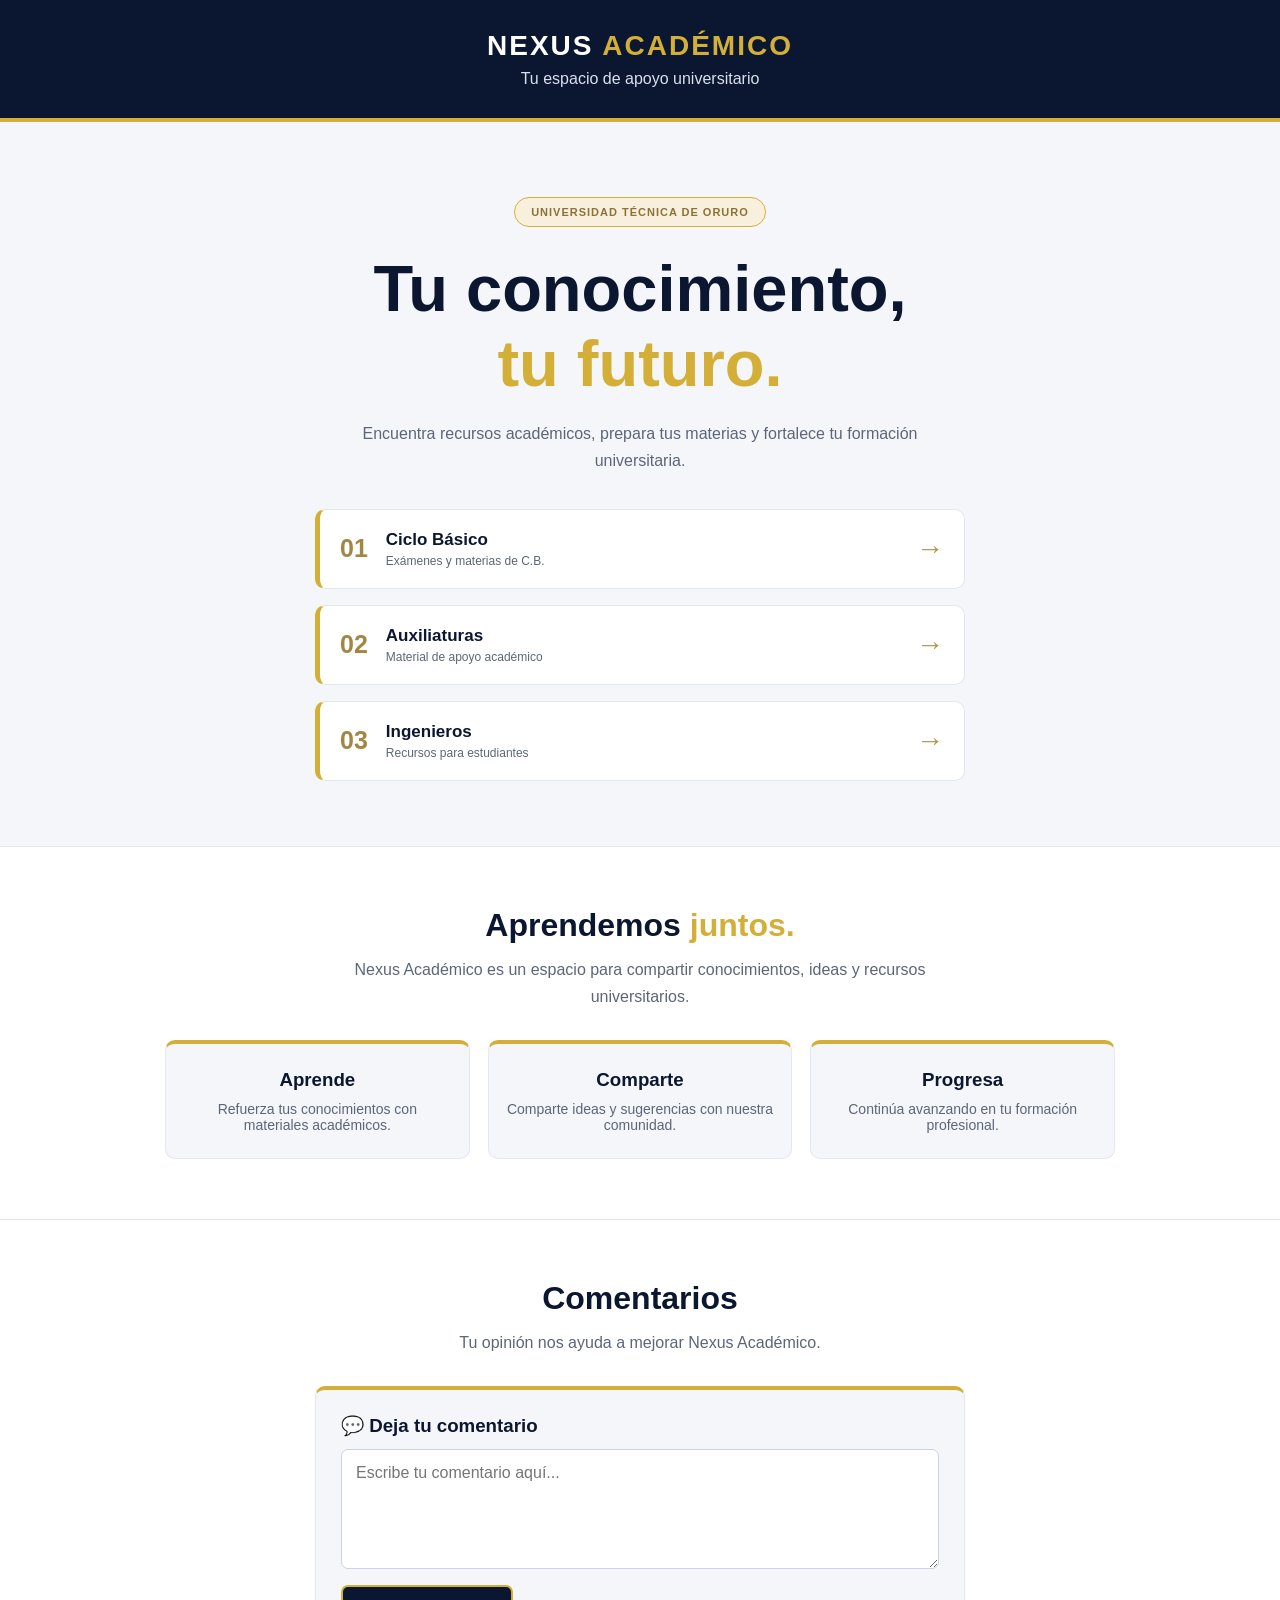
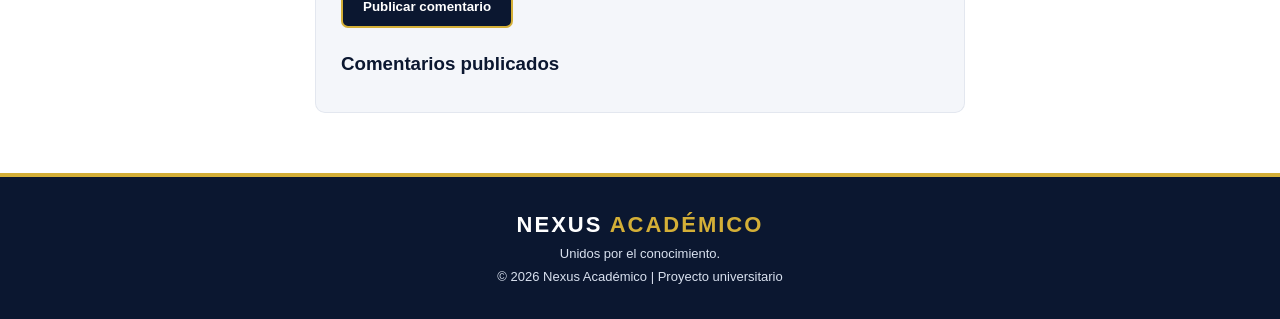
<file: index.html>
<!DOCTYPE html>
<html lang="es">
<head>
    <meta charset="UTF-8">
    <meta name="viewport" content="width=device-width, initial-scale=1.0">
    <title>NEXUS ACADÉMICO</title>

    <style>
        :root {
            --azul: #0b1730;
            --dorado: #d4af37;
            --fondo: #f4f6fa;
            --gris: #5c6678;
        }

        * {
            margin: 0;
            padding: 0;
            box-sizing: border-box;
        }

        body {
            font-family: Arial, Helvetica, sans-serif;
            background: var(--fondo);
            color: var(--azul);
        }

        .encabezado {
            background: var(--azul);
            color: white;
            padding: 30px 20px;
            text-align: center;
            border-bottom: 4px solid var(--dorado);
        }

        .logo {
            display: inline-block;
            color: white;
            text-decoration: none;
            font-size: 28px;
            font-weight: bold;
            letter-spacing: 2px;
        }

        .logo span, h1 span, .seccion h2 span {
            color: var(--dorado);
        }

        .encabezado p {
            margin-top: 8px;
            color: #d9e1ef;
        }

        .portada {
            max-width: 900px;
            margin: auto;
            padding: 75px 20px 65px;
            text-align: center;
        }

        .etiqueta {
            display: inline-block;
            padding: 8px 16px;
            background: #f8f0dc;
            color: #8c7139;
            border: 1px solid var(--dorado);
            border-radius: 30px;
            font-size: 11px;
            font-weight: bold;
            letter-spacing: 1px;
        }

        h1 {
            margin: 25px 0 18px;
            font-size: clamp(40px, 7vw, 65px);
            line-height: 1.15;
        }

        .descripcion {
            max-width: 570px;
            margin: 0 auto 35px;
            color: var(--gris);
            line-height: 1.7;
        }

        .menu-principal {
            display: grid;
            gap: 16px;
            max-width: 650px;
            margin: auto;
        }

        .boton-menu {
            display: flex;
            align-items: center;
            gap: 18px;
            padding: 20px;
            background: white;
            color: var(--azul);
            text-align: left;
            text-decoration: none;
            border: 1px solid #e3e7ef;
            border-left: 5px solid var(--dorado);
            border-radius: 10px;
            transition: 0.25s;
        }

        .boton-menu:hover {
            transform: translateY(-3px);
            border-color: var(--dorado);
            box-shadow: 0 8px 20px #0b17301a;
        }

        .numero {
            color: #a48643;
            font-size: 25px;
            font-weight: bold;
        }

        .texto-boton {
            display: flex;
            flex-direction: column;
            flex: 1;
        }

        .texto-boton strong {
            font-size: 17px;
        }

        .texto-boton small {
            margin-top: 4px;
            color: var(--gris);
            font-size: 12px;
        }

        .flecha {
            color: #b4944f;
            font-size: 28px;
            font-weight: bold;
        }

        .seccion {
            padding: 60px 20px;
            text-align: center;
            background: white;
            border-top: 1px solid #e3e7ef;
        }

        .seccion h2 {
            margin-bottom: 12px;
            font-size: 32px;
        }

        .seccion > p {
            max-width: 600px;
            margin: 0 auto 25px;
            color: var(--gris);
            line-height: 1.7;
        }

        .materias {
            display: grid;
            grid-template-columns: repeat(3, minmax(0, 1fr));
            gap: 18px;
            max-width: 950px;
            margin: 30px auto 0;
        }

        .tarjeta-materia {
            padding: 25px 18px;
            background: var(--fondo);
            border: 1px solid #e3e7ef;
            border-top: 4px solid var(--dorado);
            border-radius: 10px;
        }

        .tarjeta-materia h3 {
            margin-bottom: 10px;
        }

        .tarjeta-materia p {
            color: var(--gris);
            font-size: 14px;
        }

        .comentarios {
            max-width: 650px;
            margin: 30px auto 0;
            padding: 25px;
            text-align: left;
            background: var(--fondo);
            border: 1px solid #e3e7ef;
            border-top: 4px solid var(--dorado);
            border-radius: 10px;
        }

        .comentarios h3 {
            margin-bottom: 12px;
        }

        #mensaje {
            width: 100%;
            min-height: 120px;
            padding: 14px;
            font: inherit;
            border: 1px solid #cbd3e0;
            border-radius: 7px;
            resize: vertical;
        }

        .boton-enviar {
            margin-top: 12px;
            padding: 12px 20px;
            background: var(--azul);
            color: white;
            border: 2px solid var(--dorado);
            border-radius: 7px;
            font-weight: bold;
            cursor: pointer;
        }

        .boton-enviar:hover {
            background: var(--dorado);
            color: var(--azul);
        }

        .comentario-publicado {
            margin-top: 15px;
            padding: 15px;
            background: white;
            border: 1px solid #e3e7ef;
            border-left: 4px solid var(--dorado);
            border-radius: 7px;
            overflow-wrap: anywhere;
        }

        .comentario-publicado p {
            white-space: pre-wrap;
        }

        .boton-eliminar {
            margin-top: 10px;
            padding: 7px 12px;
            border: 1px solid #cbd3e0;
            border-radius: 5px;
            cursor: pointer;
        }

        footer {
            padding: 35px 20px;
            text-align: center;
            color: white;
            background: var(--azul);
            border-top: 4px solid var(--dorado);
        }

        footer p {
            margin-top: 8px;
            color: #d9e1ef;
            font-size: 13px;
        }

        footer .logo {
            font-size: 22px;
        }

        @media (max-width: 650px) {
            .portada {
                padding: 50px 16px;
            }

            .materias {
                grid-template-columns: 1fr;
            }

            .boton-menu {
                gap: 12px;
                padding: 16px 12px;
            }

            .logo {
                font-size: 22px;
            }

            .comentarios {
                padding: 16px;
            }
        }
    </style>
</head>

<body>

    <header class="encabezado">
        <a href="./index.html" class="logo">
            NEXUS <span>ACADÉMICO</span>
        </a>
        <p>Tu espacio de apoyo universitario</p>
    </header>

    <main>
        <section class="portada">
            <div class="etiqueta">UNIVERSIDAD TÉCNICA DE ORURO</div>

            <h1>Tu conocimiento,<br>
                <span>tu futuro.</span>
            </h1>

            <p class="descripcion">
                Encuentra recursos académicos, prepara tus materias
                y fortalece tu formación universitaria.
            </p>

            <div class="menu-principal">

                <a href="./cb.html" class="boton-menu">
                    <span class="numero">01</span>
                    <span class="texto-boton">
                        <strong>Ciclo Básico</strong>
                        <small>Exámenes y materias de C.B.</small>
                    </span>
                    <span class="flecha">→</span>
                </a>

                <a href="./auxiliaturas.html" class="boton-menu">
                    <span class="numero">02</span>
                    <span class="texto-boton">
                        <strong>Auxiliaturas</strong>
                        <small>Material de apoyo académico</small>
                    </span>
                    <span class="flecha">→</span>
                </a>

                <a href="./ingenieros.html" class="boton-menu">
                    <span class="numero">03</span>
                    <span class="texto-boton">
                        <strong>Ingenieros</strong>
                        <small>Recursos para estudiantes</small>
                    </span>
                    <span class="flecha">→</span>
                </a>

            </div>
        </section>

        <section class="seccion">
            <h2>Aprendemos <span>juntos.</span></h2>
            <p>
                Nexus Académico es un espacio para compartir
                conocimientos, ideas y recursos universitarios.
            </p>

            <div class="materias">
                <div class="tarjeta-materia">
                    <h3>Aprende</h3>
                    <p>Refuerza tus conocimientos con materiales académicos.</p>
                </div>

                <div class="tarjeta-materia">
                    <h3>Comparte</h3>
                    <p>Comparte ideas y sugerencias con nuestra comunidad.</p>
                </div>

                <div class="tarjeta-materia">
                    <h3>Progresa</h3>
                    <p>Continúa avanzando en tu formación profesional.</p>
                </div>
            </div>
        </section>

        <section class="seccion">
            <h2>Comentarios</h2>
            <p>Tu opinión nos ayuda a mejorar Nexus Académico.</p>

            <div class="comentarios">
                <h3>💬 Deja tu comentario</h3>

                <form id="form-comentarios">
                    <textarea
                        id="mensaje"
                        placeholder="Escribe tu comentario aquí..."
                        maxlength="500"
                        required></textarea>

                    <button type="submit" class="boton-enviar">
                        Publicar comentario
                    </button>
                </form>

                <div id="lista-comentarios">
                    <h3 style="margin-top: 25px;">Comentarios publicados</h3>
                </div>
            </div>
        </section>
    </main>

    <footer>
        <a href="./index.html" class="logo">
            NEXUS <span>ACADÉMICO</span>
        </a>
        <p>Unidos por el conocimiento.</p>
        <p>© 2026 Nexus Académico | Proyecto universitario</p>
    </footer>

    <script>
        const formulario = document.getElementById("form-comentarios");
        const mensaje = document.getElementById("mensaje");
        const lista = document.getElementById("lista-comentarios");

        let comentarios = [];

        try {
            comentarios = JSON.parse(
                localStorage.getItem("nexusComentarios") || "[]"
            );

            if (!Array.isArray(comentarios)) {
                comentarios = [];
            }
        } catch (error) {
            comentarios = [];
        }

        function mostrarComentarios() {
            lista.innerHTML =
                "<h3 style='margin-top:25px;'>Comentarios publicados</h3>";

            comentarios.forEach(function(texto, indice) {
                const tarjeta = document.createElement("div");
                tarjeta.className = "comentario-publicado";

                const contenido = document.createElement("p");
                contenido.textContent = texto;

                const eliminar = document.createElement("button");
                eliminar.type = "button";
                eliminar.className = "boton-eliminar";
                eliminar.textContent = "Eliminar";

                eliminar.addEventListener("click", function() {
                    if (confirm("¿Deseas eliminar este comentario?")) {
                        comentarios.splice(indice, 1);
                        guardarComentarios();
                        mostrarComentarios();
                    }
                });

                tarjeta.appendChild(contenido);
                tarjeta.appendChild(eliminar);
                lista.appendChild(tarjeta);
            });
        }

        function guardarComentarios() {
            try {
                localStorage.setItem(
                    "nexusComentarios",
                    JSON.stringify(comentarios)
                );
            } catch (error) {
                alert("No se pudieron guardar los comentarios en este navegador.");
            }
        }

        formulario.addEventListener("submit", function(evento) {
            evento.preventDefault();

            const texto = mensaje.value.trim();

            if (texto === "") {
                alert("Escribe un comentario antes de publicar.");
                return;
            }

            comentarios.push(texto);
            guardarComentarios();
            mostrarComentarios();
            mensaje.value = "";
        });

        mostrarComentarios();
    </script>

</body>
</html>
</file>
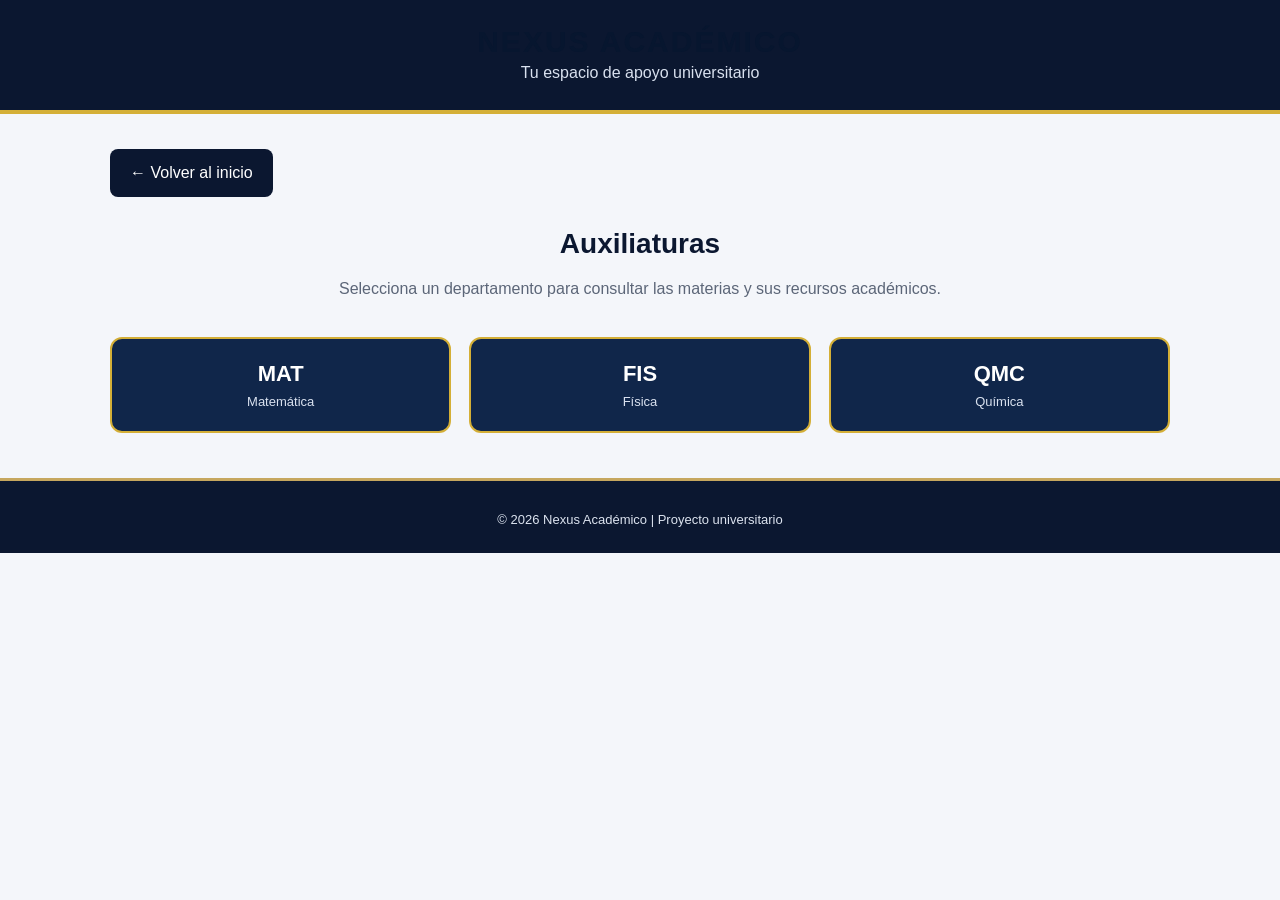
<file: auxiliaturas.html>
<!DOCTYPE html>
<html lang="es">
<head>
    <meta charset="UTF-8">
    <meta name="viewport" content="width=device-width, initial-scale=1.0">
    <title>Auxiliaturas | Nexus Académico</title>

    <link rel="stylesheet" href="styles.css">

    <style>
        * {
            box-sizing: border-box;
        }

        body {
            margin: 0;
            font-family: Arial, Helvetica, sans-serif;
            background-color: #f4f6fa;
            color: #17243b;
        }

        header {
            background: #0b1730;
            color: white;
            padding: 25px 20px;
            text-align: center;
            border-bottom: 4px solid #d4af37;
        }

        header h1 {
            margin: 0;
            font-size: 30px;
            letter-spacing: 2px;
        }

        header p {
            color: #d9e1ef;
            margin-bottom: 0;
        }

        main {
            max-width: 1100px;
            margin: 35px auto;
            padding: 0 20px;
        }

        .volver {
            display: inline-block;
            background: #0b1730;
            color: white;
            text-decoration: none;
            padding: 11px 20px;
            border-radius: 8px;
            margin-bottom: 25px;
            transition: 0.3s;
        }

        .volver:hover {
            background: #d4af37;
            color: #0b1730;
        }

        .presentacion {
            text-align: center;
            margin-bottom: 35px;
        }

        .presentacion h2 {
            color: #0b1730;
            font-size: 28px;
            margin-bottom: 10px;
        }

        .presentacion p {
            color: #5c6678;
            line-height: 1.6;
        }

        .departamentos {
            display: grid;
            grid-template-columns: repeat(3, minmax(0, 1fr));
            gap: 18px;
            margin-bottom: 28px;
        }

        button {
            font-family: inherit;
        }

        .boton-departamento {
            background: #10264a;
            color: white;
            border: 2px solid #d4af37;
            border-radius: 12px;
            padding: 22px 12px;
            font-size: 22px;
            font-weight: bold;
            cursor: pointer;
            transition: 0.25s;
        }

        .boton-departamento span {
            display: block;
            font-size: 13px;
            font-weight: normal;
            margin-top: 7px;
            color: #d9e1ef;
        }

        .boton-departamento:hover,
        .boton-departamento.activo {
            background: #d4af37;
            color: #0b1730;
            transform: translateY(-3px);
        }

        .boton-departamento:hover span,
        .boton-departamento.activo span {
            color: #0b1730;
        }

        .departamento {
            display: none;
            background: white;
            padding: 25px;
            margin-bottom: 28px;
            border-radius: 14px;
            box-shadow: 0 5px 18px rgba(11, 23, 48, 0.08);
            border-top: 4px solid #d4af37;
        }

        .departamento.visible {
            display: block;
        }

        .departamento h2 {
            color: #0b1730;
            font-size: 21px;
            margin: 0 0 20px;
            padding-bottom: 12px;
            border-bottom: 1px solid #e3e7ef;
        }

        .materias {
            display: grid;
            grid-template-columns: repeat(auto-fit, minmax(140px, 1fr));
            gap: 14px;
        }

        .materias a,
        .materias button {
            display: block;
            background: #10264a;
            color: white;
            border: 1px solid #d4af37;
            border-radius: 9px;
            padding: 16px 10px;
            font-size: 15px;
            font-weight: bold;
            cursor: pointer;
            transition: 0.25s;
            font-family: inherit;
            text-align: center;
            text-decoration: none;
        }

        .materias a:hover,
        .materias button:hover {
            background: #d4af37;
            color: #0b1730;
            transform: translateY(-3px);
        }

        .material-estadistica {
            display: none;
            margin-top: 30px;
            padding: 20px;
            background: #f4f6fa;
            border-radius: 12px;
            border: 1px solid #e3e7ef;
        }

        .material-estadistica.visible {
            display: block;
        }

        .material-estadistica h3 {
            color: #0b1730;
            text-align: center;
            margin-bottom: 10px;
        }

        .material-estadistica p {
            text-align: center;
            color: #5c6678;
        }

        .material-estadistica img {
            width: 100%;
            max-width: 850px;
            height: auto;
            display: block;
            margin: 20px auto;
            border-radius: 10px;
            box-shadow: 0 4px 12px rgba(0,0,0,0.12);
        }

        footer {
            background: #0b1730;
            color: #d9e1ef;
            text-align: center;
            padding: 22px 15px;
            margin-top: 45px;
            font-size: 14px;
        }

        @media (max-width: 600px) {
            header h1 {
                font-size: 23px;
            }

            .departamentos {
                grid-template-columns: 1fr;
            }

            .departamento {
                padding: 18px;
            }

            .materias {
                grid-template-columns: repeat(2, minmax(0, 1fr));
                gap: 10px;
            }
        }
    </style>
</head>

<body>

<header>
    <h1>NEXUS ACADÉMICO</h1>
    <p>Tu espacio de apoyo universitario</p>
</header>

<main>

    <a href="./index.html" class="volver">← Volver al inicio</a>

    <section class="presentacion">
        <h2>Auxiliaturas</h2>
        <p>
            Selecciona un departamento para consultar
            las materias y sus recursos académicos.
        </p>
    </section>

    <div class="departamentos">

        <button class="boton-departamento"
                onclick="mostrarDepartamento('mat', this)">
            MAT
            <span>Matemática</span>
        </button>

        <button class="boton-departamento"
                onclick="mostrarDepartamento('fis', this)">
            FIS
            <span>Física</span>
        </button>

        <button class="boton-departamento"
                onclick="mostrarDepartamento('qmc', this)">
            QMC
            <span>Química</span>
        </button>

    </div>

    <!-- MATEMÁTICA -->
    <section id="mat" class="departamento">

        <h2>Auxiliaturas de Matemática</h2>

        <div class="materias">

            <a href="documentos/MAT/ÁLGEBRA I (MAT 1100).pdf" target="_blank" rel="noopener">MAT 1100</a>

            <a href="documentos/MAT/CÁLCULO I (MAT 1101).pdf" target="_blank" rel="noopener">MAT 1101</a>

            <a href="documentos/MAT/CÁLCULO II (MAT 1102).pdf" target="_blank" rel="noopener">MAT 1102</a>

            <a href="documentos/MAT/ÁLGEBRA II (MAT 1103).pdf" target="_blank" rel="noopener">MAT 1103</a>

            <a href="documentos/MAT/MÉTODOS NUMÉRICOS I (MAT 1105).pdf" target="_blank" rel="noopener">MAT 1105</a>

            <a href="documentos/MAT/ECUACIONES DIFERENCIALES I (MAT 1207).pdf" target="_blank" rel="noopener">MAT 1207</a>

            <a href="documentos/MAT/ESTADÍSTICA I (MAT 1135).pdf" target="_blank" rel="noopener">MAT 1135</a>

            <button onclick="mostrarEstadistica()">MAT 1437</button>

        </div>

        <!-- ESTADÍSTICA APLICADA -->
        <div id="estadistica1437" class="material-estadistica">

            <h3>Estadística Aplicada (MAT 1437)</h3>

            <p>Material de auxiliatura</p>

            <img
                src="imagenes/mat1437-1.jpeg"
                alt="Estadística Aplicada MAT 1437 - Página 1">

            <img
                src="imagenes/mat1437-2.jpeg"
                alt="Estadística Aplicada MAT 1437 - Página 2">

        </div>

    </section>

    <!-- FÍSICA -->
    <section id="fis" class="departamento">

        <h2>Auxiliaturas de Física</h2>

        <div class="materias">

            <a href="documentos/FIS/Física I (FIS 1100).pdf" target="_blank" rel="noopener">FIS 1100</a>

            <a href="documentos/FIS/Física II (FIS 1102).pdf" target="_blank" rel="noopener">FIS 1102</a>

            <a href="documentos/FIS/Física III (FIS 1200).pdf" target="_blank" rel="noopener">FIS 1200</a>

        </div>
    </section>

    <!-- QUÍMICA -->
    <section id="qmc" class="departamento">

        <h2>Auxiliaturas de Química</h2>

        <div class="materias">

            <a href="documentos/QMC/Química General (QMC 1100).pdf" target="_blank" rel="noopener">QMC 1100</a>

        </div>
    </section>

</main>

<footer>
    <p>© 2026 Nexus Académico | Proyecto universitario</p>
</footer>

<script>

    function mostrarDepartamento(id, boton) {

        document.querySelectorAll('.departamento').forEach(function(seccion) {
            seccion.classList.remove('visible');
        });

        document.querySelectorAll('.boton-departamento').forEach(function(b) {
            b.classList.remove('activo');
        });

        document.getElementById(id).classList.add('visible');

        boton.classList.add('activo');
    }

    function mostrarEstadistica() {

        const contenido = document.getElementById('estadistica1437');

        contenido.classList.toggle('visible');

    }

</script>

</body>
</html>
</file>
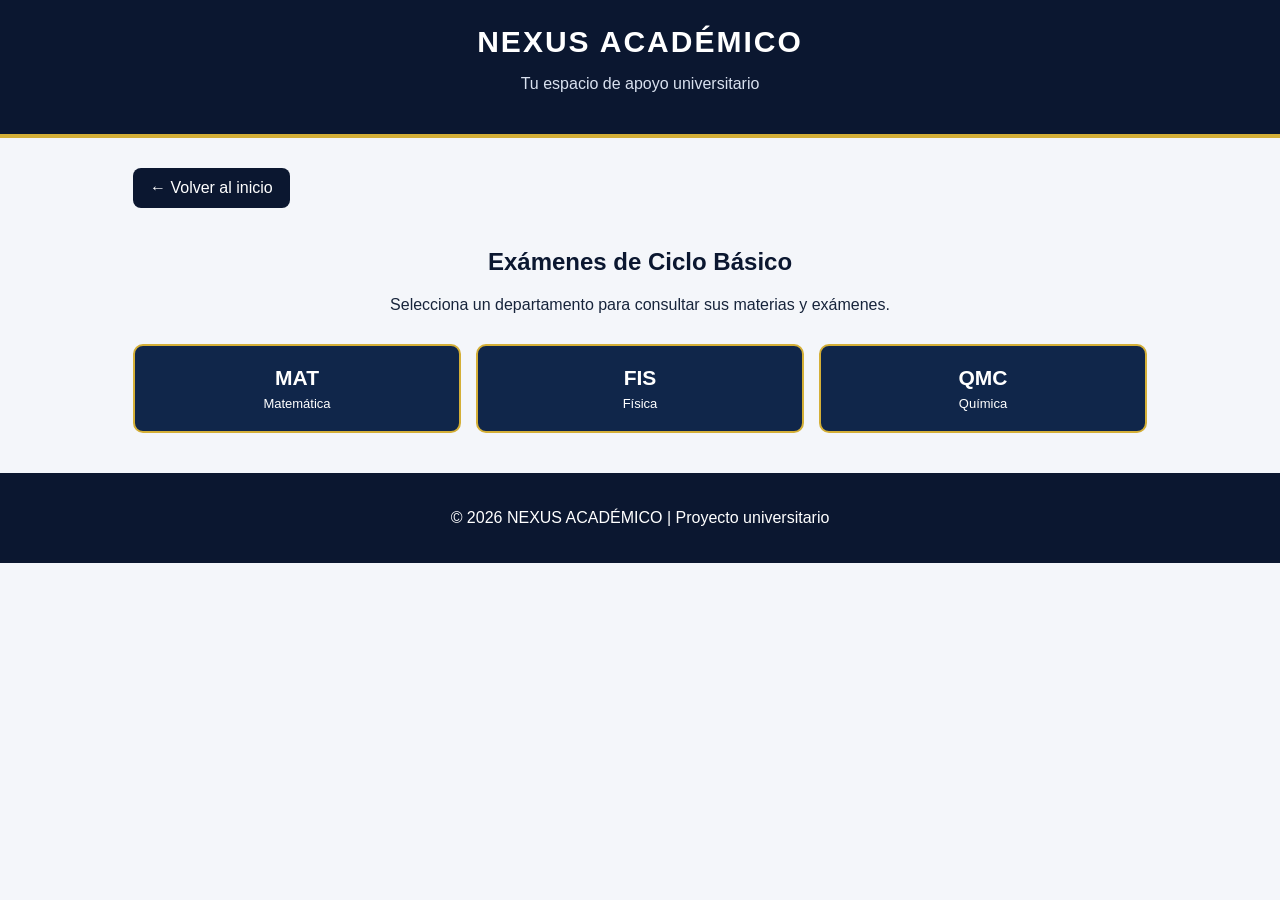
<file: cb.html>
<!DOCTYPE html>
<html lang="es">
<head>
    <meta charset="UTF-8">
    <meta name="viewport" content="width=device-width, initial-scale=1.0">
    <title>Ciclo Básico | NEXUS ACADÉMICO</title>

    <style>
        * {
            box-sizing: border-box;
        }

        body {
            margin: 0;
            font-family: Arial, Helvetica, sans-serif;
            background: #f4f6fa;
            color: #17243b;
        }

        header {
            background: #0b1730;
            color: white;
            text-align: center;
            padding: 25px 15px;
            border-bottom: 4px solid #d4af37;
        }

        header h1 {
            margin: 0;
            font-size: 30px;
            letter-spacing: 2px;
        }

        header p {
            color: #d9e1ef;
        }

        main {
            max-width: 1050px;
            margin: 30px auto;
            padding: 0 18px;
        }

        .volver {
            display: inline-block;
            background: #0b1730;
            color: white;
            padding: 11px 17px;
            border-radius: 8px;
            text-decoration: none;
            margin-bottom: 20px;
        }

        .presentacion {
            text-align: center;
            margin-bottom: 30px;
        }

        .presentacion h2,
        .departamento h2,
        .examen h3 {
            color: #0b1730;
        }

        .departamentos {
            display: grid;
            grid-template-columns: repeat(3, minmax(0, 1fr));
            gap: 15px;
            margin-bottom: 25px;
        }

        button {
            cursor: pointer;
            font-family: inherit;
        }

        .boton-departamento {
            padding: 20px 10px;
            background: #10264a;
            color: white;
            border: 2px solid #d4af37;
            border-radius: 10px;
            font-size: 21px;
            font-weight: bold;
        }

        .boton-departamento span {
            display: block;
            font-size: 13px;
            margin-top: 6px;
            font-weight: normal;
        }

        .boton-departamento.activo,
        .boton-departamento:hover {
            background: #d4af37;
            color: #0b1730;
        }

        .departamento {
            display: none;
            background: white;
            padding: 24px;
            margin-bottom: 25px;
            border-radius: 12px;
            border-top: 4px solid #d4af37;
            box-shadow: 0 4px 15px #00000012;
        }

        .departamento.visible {
            display: block;
        }

        .materias {
            display: grid;
            grid-template-columns: repeat(auto-fit, minmax(130px, 1fr));
            gap: 12px;
        }

        .materias button {
            padding: 15px 10px;
            background: #10264a;
            color: white;
            border: 1px solid #d4af37;
            border-radius: 8px;
            font-weight: bold;
        }

        .materias button:hover {
            background: #d4af37;
            color: #0b1730;
        }

        .examen {
            background: #f4f6fa;
            padding: 18px;
            margin: 22px 0;
            border-radius: 12px;
            text-align: center;
        }

        .foto-examen {
            display: block;
            max-width: 100%;
            max-height: 750px;
            width: auto;
            height: auto;
            margin: 15px auto;
            border-radius: 8px;
            border: 1px solid #dce1e9;
        }

        .descargar {
            display: inline-block;
            background: #0b1730;
            color: white;
            padding: 12px 18px;
            margin: 8px 0;
            border-radius: 8px;
            text-decoration: none;
            border: none;
            cursor: pointer;
        }

        .descargar:hover,
        .volver:hover {
            background: #d4af37;
            color: #0b1730;
        }

        .centrado {
            text-align: center;
        }

        .mensaje-error {
            display: none;
            color: #b00020;
            font-weight: bold;
        }

        footer {
            background: #0b1730;
            color: white;
            text-align: center;
            padding: 20px;
            margin-top: 40px;
        }

        @media (max-width: 600px) {
            header h1 {
                font-size: 23px;
            }

            .departamentos {
                grid-template-columns: 1fr;
            }

            .departamento {
                padding: 17px;
            }
        }
    </style>
</head>

<body>

<header>
    <h1>NEXUS ACADÉMICO</h1>
    <p>Tu espacio de apoyo universitario</p>
</header>

<main>

    <a href="./index.html" class="volver">← Volver al inicio</a>

    <section class="presentacion">
        <h2>Exámenes de Ciclo Básico</h2>
        <p>Selecciona un departamento para consultar sus materias y exámenes.</p>
    </section>

    <div class="departamentos">
        <button class="boton-departamento"
                onclick="mostrarDepartamento('mat', 0)">
            MAT
            <span>Matemática</span>
        </button>

        <button class="boton-departamento"
                onclick="mostrarDepartamento('fis', 1)">
            FIS
            <span>Física</span>
        </button>

        <button class="boton-departamento"
                onclick="mostrarDepartamento('qmc', 2)">
            QMC
            <span>Química</span>
        </button>
    </div>

    <!-- MATEMÁTICA -->

    <section id="mat" class="departamento">
        <h2>Departamento de Matemática</h2>

        <div class="materias">
            <button onclick="mostrarMateria('mat-1100')">MAT 1100</button>
            <button onclick="mostrarMateria('mat-1101')">MAT 1101</button>
            <button onclick="mostrarMateria('mat-1102')">MAT 1102</button>
            <button onclick="mostrarMateria('mat-1103')">MAT 1103</button>
            <button onclick="mostrarPDF()">MAT 1105</button>
            <button onclick="mostrarMateria('mat-1207')">MAT 1207</button>
            <button onclick="mostrarMateria('mat-1135')">MAT 1135</button>
            <button onclick="mostrarMateria('mat-1437')">MAT 1437</button>
        </div>
    </section>

    <!-- VISOR MATEMÁTICA -->

    <section id="visor-mat" class="departamento">
        <h2 id="titulo-mat">Exámenes de Matemática</h2>
        <p>Consulta y descarga los exámenes disponibles.</p>

        <div id="imagenes-mat"></div>

        <div class="centrado">
            <button class="descargar" onclick="volverDepartamento('mat', 0)">
                ← Volver a Matemática
            </button>
        </div>
    </section>

    <!-- PDF MAT 1105 -->

    <section id="visor-pdf" class="departamento">
        <h2>Material de MAT 1105</h2>
        <p>Consulta y descarga el documento PDF.</p>

        <div class="examen">
            <p>Documento de MAT 1105.</p>

            <a class="descargar"
               href="./imagenes/mat-1105.pdf"
               target="_blank"
               rel="noopener">
                Abrir PDF de MAT 1105
            </a>

            <a class="descargar"
               href="./imagenes/mat-1105.pdf"
               download="mat-1105.pdf">
                Descargar PDF de MAT 1105
            </a>
        </div>

        <div class="centrado">
            <button class="descargar" onclick="volverDepartamento('mat', 0)">
                ← Volver a Matemática
            </button>
        </div>
    </section>

    <!-- FÍSICA -->

    <section id="fis" class="departamento">
        <h2>Departamento de Física</h2>

        <div class="materias">
            <button onclick="mostrarMateria('fis-1100')">FIS 1100</button>
            <button onclick="mostrarMateria('fis-1102')">FIS 1102</button>
            <button onclick="mostrarMateria('fis-1200')">FIS 1200</button>
        </div>
    </section>

    <section id="visor-fis" class="departamento">
        <h2 id="titulo-fis">Exámenes de Física</h2>

        <div id="imagenes-fis"></div>

        <div class="centrado">
            <button class="descargar" onclick="volverDepartamento('fis', 1)">
                ← Volver a Física
            </button>
        </div>
    </section>

    <!-- QUÍMICA -->

    <section id="qmc" class="departamento">
        <h2>Departamento de Química</h2>

        <div class="materias">
            <button onclick="mostrarMateria('qmc-1100')">QMC 1100</button>
        </div>
    </section>

    <section id="visor-qmc" class="departamento">
        <h2>Química General - QMC 1100</h2>
        <p>Exámenes pasados.</p>

        <div id="imagenes-qmc"></div>

        <div class="centrado">
            <button class="descargar" onclick="volverDepartamento('qmc', 2)">
                ← Volver a Química
            </button>
        </div>
    </section>

</main>

<footer>
    <p>© 2026 NEXUS ACADÉMICO | Proyecto universitario</p>
</footer>

<script>

    // CANTIDAD DE IMÁGENES DE CADA MATERIA
    const materias = {
        "mat-1100": 13,
        "mat-1101": 9,
        "mat-1102": 6,
        "mat-1103": 2,
        "mat-1207": 4,
        "mat-1135": 2,
        "mat-1437": 2,

        "fis-1100": 4,
        "fis-1102": 3,
        "fis-1200": 3,

        "qmc-1100": 7
    };

    // NOMBRES REALES DE LOS ARCHIVOS
    function obtenerNombreArchivo(curso, numero) {

        if (curso === "mat-1101") {
            return "mat 1101-" + numero + ".jpeg";
        }

        return curso + "-" + numero + ".jpeg";
    }

    // OCULTAR TODOS LOS PANELES
    function ocultarSecciones() {
        document.querySelectorAll(".departamento").forEach(function(seccion) {
            seccion.classList.remove("visible");
        });
    }

    // ACTIVAR BOTÓN DEL DEPARTAMENTO
    function activarBoton(indice) {
        document.querySelectorAll(".boton-departamento").forEach(function(boton) {
            boton.classList.remove("activo");
        });

        document.querySelectorAll(".boton-departamento")[indice]
            .classList.add("activo");
    }

    // MOSTRAR DEPARTAMENTO
    function mostrarDepartamento(id, indice) {
        ocultarSecciones();
        activarBoton(indice);
        document.getElementById(id).classList.add("visible");
    }

    // MOSTRAR IMÁGENES DE LOS EXÁMENES
    function mostrarMateria(curso) {

        ocultarSecciones();

        let contenedor;
        let visor;
        let titulo;

        if (curso.startsWith("mat-")) {
            contenedor = document.getElementById("imagenes-mat");
            visor = document.getElementById("visor-mat");
            titulo = document.getElementById("titulo-mat");
            activarBoton(0);
        } else if (curso.startsWith("fis-")) {
            contenedor = document.getElementById("imagenes-fis");
            visor = document.getElementById("visor-fis");
            titulo = document.getElementById("titulo-fis");
            activarBoton(1);
        } else {
            contenedor = document.getElementById("imagenes-qmc");
            visor = document.getElementById("visor-qmc");
            titulo = document.querySelector("#visor-qmc h2");
            activarBoton(2);
        }

        visor.classList.add("visible");

        const codigo = curso.toUpperCase().replace("-", " ");
        titulo.textContent = "Exámenes de " + codigo;

        contenedor.innerHTML = "";

        const cantidad = materias[curso];

        for (let i = 1; i <= cantidad; i++) {

            const examen = document.createElement("div");
            examen.className = "examen";

            const encabezado = document.createElement("h3");
            encabezado.textContent = "Examen " + i;

            const imagen = document.createElement("img");
            imagen.className = "foto-examen";
            imagen.alt = codigo + " - Examen " + i;

            const aviso = document.createElement("p");
            aviso.className = "mensaje-error";
            aviso.textContent =
                "No se encontró este archivo. Comprueba que exista en la carpeta imagenes.";

            const enlace = document.createElement("a");
            enlace.className = "descargar";
            enlace.textContent = "Descargar examen " + i;

            const nombre = obtenerNombreArchivo(curso, i);
            const ruta = "./imagenes/" + encodeURIComponent(nombre);

            imagen.onload = function() {
                imagen.style.display = "block";
                aviso.style.display = "none";
                enlace.style.display = "inline-block";
            };

            imagen.onerror = function() {
                imagen.style.display = "none";
                enlace.style.display = "none";
                aviso.style.display = "block";
            };

            imagen.src = ruta;

            enlace.href = ruta;
            enlace.download = nombre;

            examen.appendChild(encabezado);
            examen.appendChild(imagen);
            examen.appendChild(aviso);
            examen.appendChild(enlace);

            contenedor.appendChild(examen);
        }
    }

    // MOSTRAR PDF
    function mostrarPDF() {
        ocultarSecciones();
        activarBoton(0);
        document.getElementById("visor-pdf").classList.add("visible");
    }

    // VOLVER AL DEPARTAMENTO
    function volverDepartamento(id, indice) {
        ocultarSecciones();
        activarBoton(indice);
        document.getElementById(id).classList.add("visible");
    }

</script>

</body>
</html>
</file>
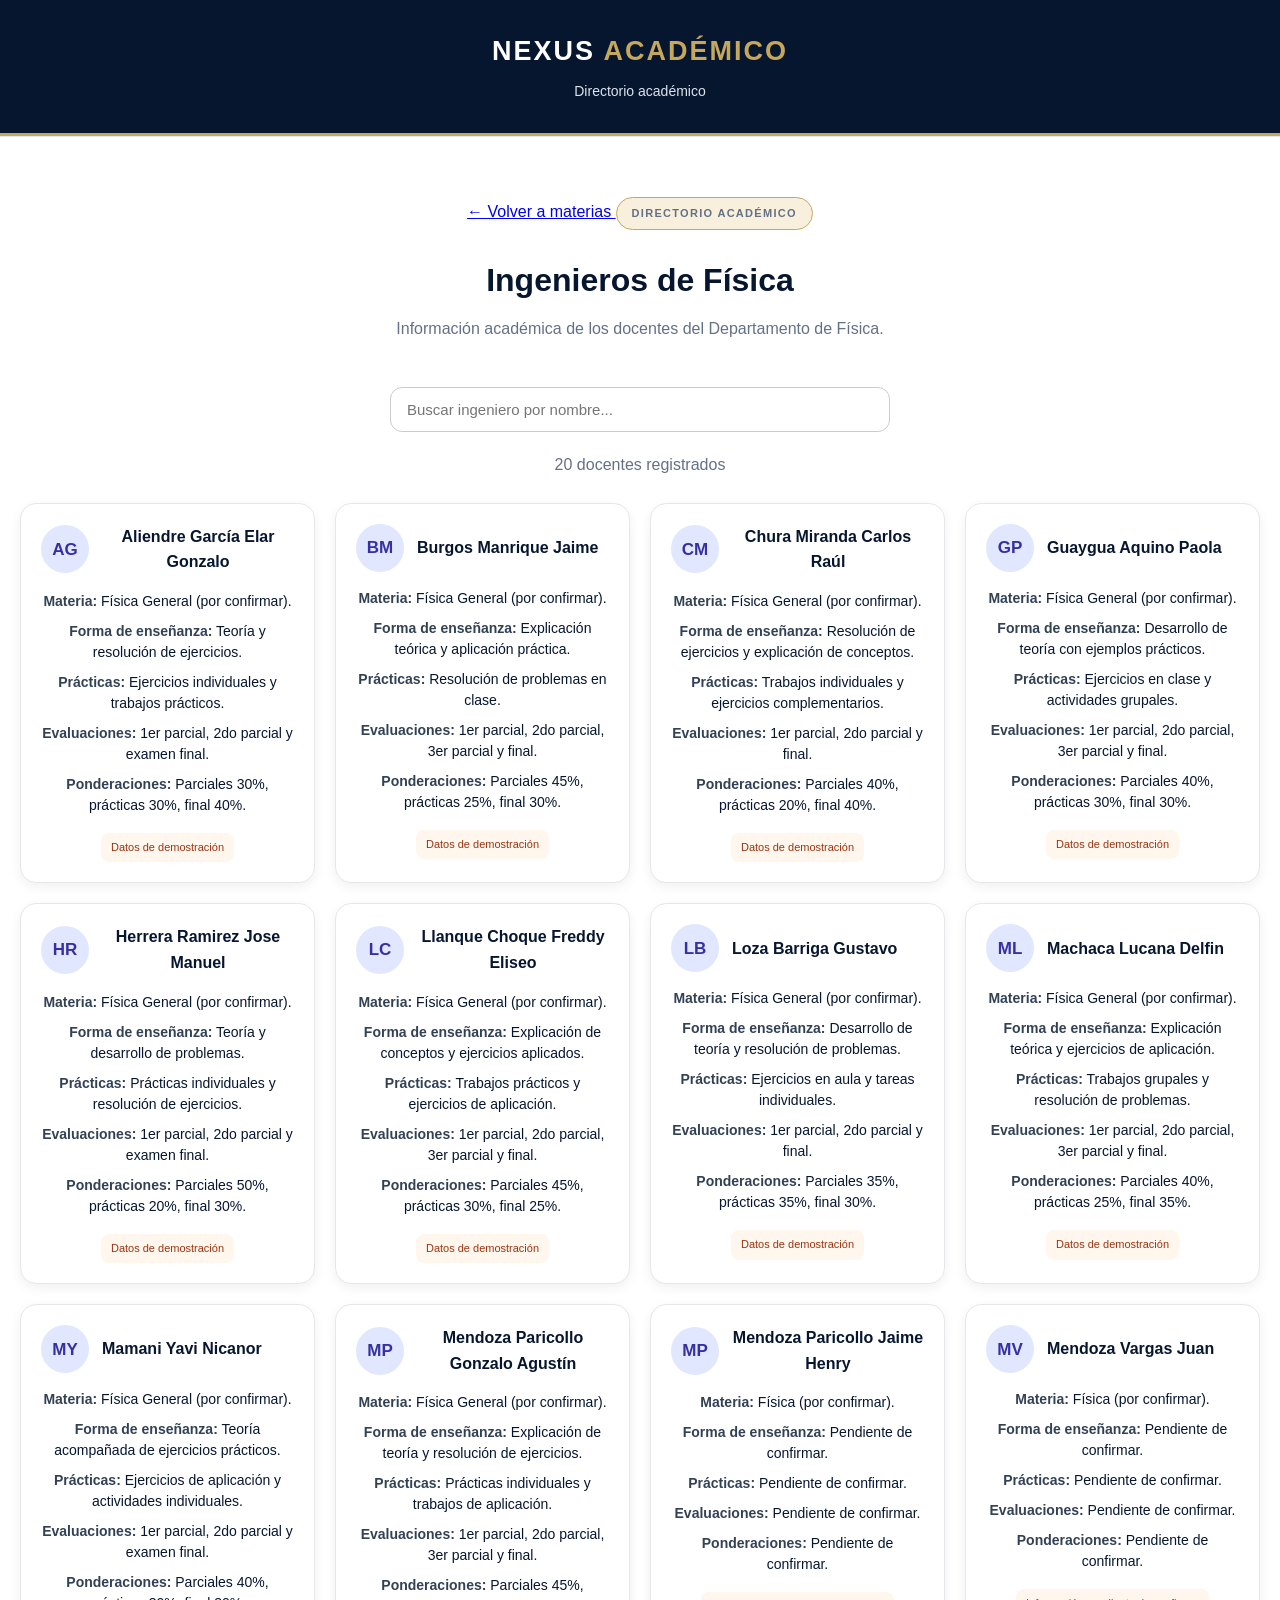
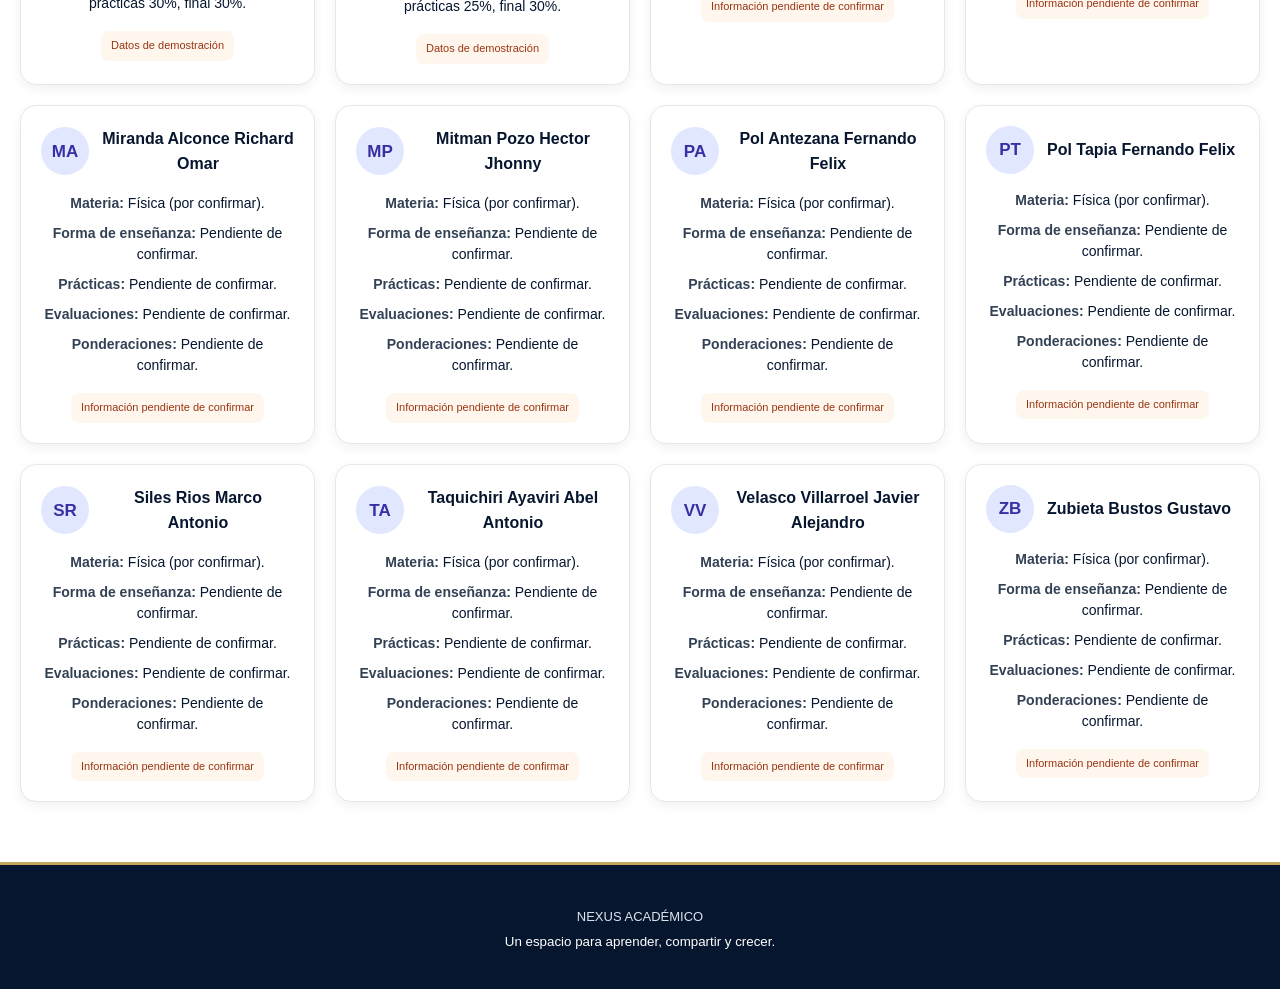
<file: ingenieros-fis.html>
<!DOCTYPE html>
<html lang="es">
<head>
    <meta charset="UTF-8">
    <meta name="viewport" content="width=device-width, initial-scale=1.0">
    <title>Ingenieros de Física | Nexus Académico</title>
    <link rel="stylesheet" href="styles.css">

    <style>
        .buscador-docentes {
            width: 100%;
            max-width: 500px;
            padding: 13px 16px;
            margin: 20px 0;
            border: 1px solid #ccc;
            border-radius: 12px;
            font-size: 15px;
        }

        .contador-docentes {
            margin-bottom: 18px;
            color: #64748b;
        }

        .lista-docentes {
            display: grid;
            grid-template-columns: repeat(auto-fit, minmax(270px, 1fr));
            gap: 20px;
        }

        .docente-card {
            background: white;
            border: 1px solid #e5e7eb;
            border-radius: 16px;
            padding: 20px;
            box-shadow: 0 4px 12px rgba(0,0,0,.06);
        }

        .docente-superior {
            display: flex;
            align-items: center;
            gap: 13px;
            margin-bottom: 16px;
        }

        .docente-icono {
            width: 48px;
            height: 48px;
            min-width: 48px;
            border-radius: 50%;
            background: #e0e7ff;
            color: #3730a3;
            display: flex;
            align-items: center;
            justify-content: center;
            font-weight: bold;
            font-size: 17px;
        }

        .docente-card h3 {
            font-size: 16px;
            margin: 0;
        }

        .docente-card p {
            margin: 9px 0;
            line-height: 1.5;
            font-size: 14px;
        }

        .dato-docente strong {
            color: #334155;
        }

        .docente-nota {
            display: inline-block;
            background: #fff7ed;
            color: #9a3412;
            padding: 6px 10px;
            border-radius: 8px;
            font-size: 11px;
            margin-top: 8px;
        }

        .sin-resultados {
            display: none;
            padding: 20px;
            text-align: center;
            color: #64748b;
        }
    </style>
</head>

<body>

<header class="encabezado">
    <a href="index.html" class="logo">
        NEXUS <span>ACADÉMICO</span>
    </a>
    <p>Directorio académico</p>
</header>

<main class="seccion">

    <!-- ENLACE CORREGIDO -->
    <a href="ingenieros.html" class="volver">
        ← Volver a materias
    </a>

    <p class="etiqueta">DIRECTORIO ACADÉMICO</p>
    <h2>Ingenieros de Física</h2>

    <p class="texto-seccion">
        Información académica de los docentes del Departamento de Física.
    </p>

    <input
        type="text"
        id="buscador"
        class="buscador-docentes"
        placeholder="Buscar ingeniero por nombre..."
        aria-label="Buscar ingeniero por nombre"
    >

    <p class="contador-docentes" id="contador">
        20 docentes registrados
    </p>

    <div class="lista-docentes" id="listaDocentes"></div>

    <p class="sin-resultados" id="sinResultados">
        No se encontraron ingenieros con ese nombre.
    </p>

</main>

<footer>
    <p>NEXUS ACADÉMICO</p>
    <small>Un espacio para aprender, compartir y crecer.</small>
</footer>

<script>

const docentes = [

    {
        nombre: "Aliendre García Elar Gonzalo",
        iniciales: "AG",
        materia: "Física General (por confirmar)",
        forma: "Teoría y resolución de ejercicios",
        practicas: "Ejercicios individuales y trabajos prácticos",
        evaluaciones: "1er parcial, 2do parcial y examen final",
        ponderaciones: "Parciales 30%, prácticas 30%, final 40%",
        demo: true
    },

    {
        nombre: "Burgos Manrique Jaime",
        iniciales: "BM",
        materia: "Física General (por confirmar)",
        forma: "Explicación teórica y aplicación práctica",
        practicas: "Resolución de problemas en clase",
        evaluaciones: "1er parcial, 2do parcial, 3er parcial y final",
        ponderaciones: "Parciales 45%, prácticas 25%, final 30%",
        demo: true
    },

    {
        nombre: "Chura Miranda Carlos Raúl",
        iniciales: "CM",
        materia: "Física General (por confirmar)",
        forma: "Resolución de ejercicios y explicación de conceptos",
        practicas: "Trabajos individuales y ejercicios complementarios",
        evaluaciones: "1er parcial, 2do parcial y final",
        ponderaciones: "Parciales 40%, prácticas 20%, final 40%",
        demo: true
    },

    {
        nombre: "Guaygua Aquino Paola",
        iniciales: "GP",
        materia: "Física General (por confirmar)",
        forma: "Desarrollo de teoría con ejemplos prácticos",
        practicas: "Ejercicios en clase y actividades grupales",
        evaluaciones: "1er parcial, 2do parcial, 3er parcial y final",
        ponderaciones: "Parciales 40%, prácticas 30%, final 30%",
        demo: true
    },

    {
        nombre: "Herrera Ramirez Jose Manuel",
        iniciales: "HR",
        materia: "Física General (por confirmar)",
        forma: "Teoría y desarrollo de problemas",
        practicas: "Prácticas individuales y resolución de ejercicios",
        evaluaciones: "1er parcial, 2do parcial y examen final",
        ponderaciones: "Parciales 50%, prácticas 20%, final 30%",
        demo: true
    },

    {
        nombre: "Llanque Choque Freddy Eliseo",
        iniciales: "LC",
        materia: "Física General (por confirmar)",
        forma: "Explicación de conceptos y ejercicios aplicados",
        practicas: "Trabajos prácticos y ejercicios de aplicación",
        evaluaciones: "1er parcial, 2do parcial, 3er parcial y final",
        ponderaciones: "Parciales 45%, prácticas 30%, final 25%",
        demo: true
    },

    {
        nombre: "Loza Barriga Gustavo",
        iniciales: "LB",
        materia: "Física General (por confirmar)",
        forma: "Desarrollo de teoría y resolución de problemas",
        practicas: "Ejercicios en aula y tareas individuales",
        evaluaciones: "1er parcial, 2do parcial y final",
        ponderaciones: "Parciales 35%, prácticas 35%, final 30%",
        demo: true
    },

    {
        nombre: "Machaca Lucana Delfin",
        iniciales: "ML",
        materia: "Física General (por confirmar)",
        forma: "Explicación teórica y ejercicios de aplicación",
        practicas: "Trabajos grupales y resolución de problemas",
        evaluaciones: "1er parcial, 2do parcial, 3er parcial y final",
        ponderaciones: "Parciales 40%, prácticas 25%, final 35%",
        demo: true
    },

    {
        nombre: "Mamani Yavi Nicanor",
        iniciales: "MY",
        materia: "Física General (por confirmar)",
        forma: "Teoría acompañada de ejercicios prácticos",
        practicas: "Ejercicios de aplicación y actividades individuales",
        evaluaciones: "1er parcial, 2do parcial y examen final",
        ponderaciones: "Parciales 40%, prácticas 30%, final 30%",
        demo: true
    },

    {
        nombre: "Mendoza Paricollo Gonzalo Agustín",
        iniciales: "MP",
        materia: "Física General (por confirmar)",
        forma: "Explicación de teoría y resolución de ejercicios",
        practicas: "Prácticas individuales y trabajos de aplicación",
        evaluaciones: "1er parcial, 2do parcial, 3er parcial y final",
        ponderaciones: "Parciales 45%, prácticas 25%, final 30%",
        demo: true
    },

    {
        nombre: "Mendoza Paricollo Jaime Henry",
        iniciales: "MP",
        materia: "Física (por confirmar)"
    },

    {
        nombre: "Mendoza Vargas Juan",
        iniciales: "MV",
        materia: "Física (por confirmar)"
    },

    {
        nombre: "Miranda Alconce Richard Omar",
        iniciales: "MA",
        materia: "Física (por confirmar)"
    },

    {
        nombre: "Mitman Pozo Hector Jhonny",
        iniciales: "MP",
        materia: "Física (por confirmar)"
    },

    {
        nombre: "Pol Antezana Fernando Felix",
        iniciales: "PA",
        materia: "Física (por confirmar)"
    },

    {
        nombre: "Pol Tapia Fernando Felix",
        iniciales: "PT",
        materia: "Física (por confirmar)"
    },

    {
        nombre: "Siles Rios Marco Antonio",
        iniciales: "SR",
        materia: "Física (por confirmar)"
    },

    {
        nombre: "Taquichiri Ayaviri Abel Antonio",
        iniciales: "TA",
        materia: "Física (por confirmar)"
    },

    {
        nombre: "Velasco Villarroel Javier Alejandro",
        iniciales: "VV",
        materia: "Física (por confirmar)"
    },

    {
        nombre: "Zubieta Bustos Gustavo",
        iniciales: "ZB",
        materia: "Física (por confirmar)"
    }

];

const lista = document.getElementById("listaDocentes");
const buscador = document.getElementById("buscador");
const contador = document.getElementById("contador");
const sinResultados = document.getElementById("sinResultados");

docentes.forEach(function(docente) {

    const tarjeta = document.createElement("article");
    tarjeta.className = "docente-card";

    let informacion;

    if (docente.demo) {

        informacion = `
            <p class="dato-docente"><strong>Materia:</strong> ${docente.materia}.</p>
            <p class="dato-docente"><strong>Forma de enseñanza:</strong> ${docente.forma}.</p>
            <p class="dato-docente"><strong>Prácticas:</strong> ${docente.practicas}.</p>
            <p class="dato-docente"><strong>Evaluaciones:</strong> ${docente.evaluaciones}.</p>
            <p class="dato-docente"><strong>Ponderaciones:</strong> ${docente.ponderaciones}.</p>
            <span class="docente-nota">Datos de demostración</span>
        `;

    } else {

        informacion = `
            <p class="dato-docente"><strong>Materia:</strong> ${docente.materia}.</p>
            <p class="dato-docente"><strong>Forma de enseñanza:</strong> Pendiente de confirmar.</p>
            <p class="dato-docente"><strong>Prácticas:</strong> Pendiente de confirmar.</p>
            <p class="dato-docente"><strong>Evaluaciones:</strong> Pendiente de confirmar.</p>
            <p class="dato-docente"><strong>Ponderaciones:</strong> Pendiente de confirmar.</p>
            <span class="docente-nota">Información pendiente de confirmar</span>
        `;

    }

    tarjeta.innerHTML = `
        <div class="docente-superior">
            <div class="docente-icono">${docente.iniciales}</div>
            <h3>${docente.nombre}</h3>
        </div>
        ${informacion}
    `;

    lista.appendChild(tarjeta);

});

buscador.addEventListener("input", function() {

    const texto = this.value
        .toLowerCase()
        .normalize("NFD")
        .replace(/[\u0300-\u036f]/g, "");

    const tarjetas = document.querySelectorAll(".docente-card");

    let encontrados = 0;

    tarjetas.forEach(function(tarjeta) {

        const nombre = tarjeta.querySelector("h3").textContent
            .toLowerCase()
            .normalize("NFD")
            .replace(/[\u0300-\u036f]/g, "");

        const coincide = nombre.includes(texto);

        tarjeta.style.display = coincide ? "block" : "none";

        if (coincide) {
            encontrados++;
        }

    });

    contador.textContent = encontrados + " docentes encontrados";

    sinResultados.style.display =
        encontrados === 0 ? "block" : "none";

});

</script>

</body>
</html>
</file>
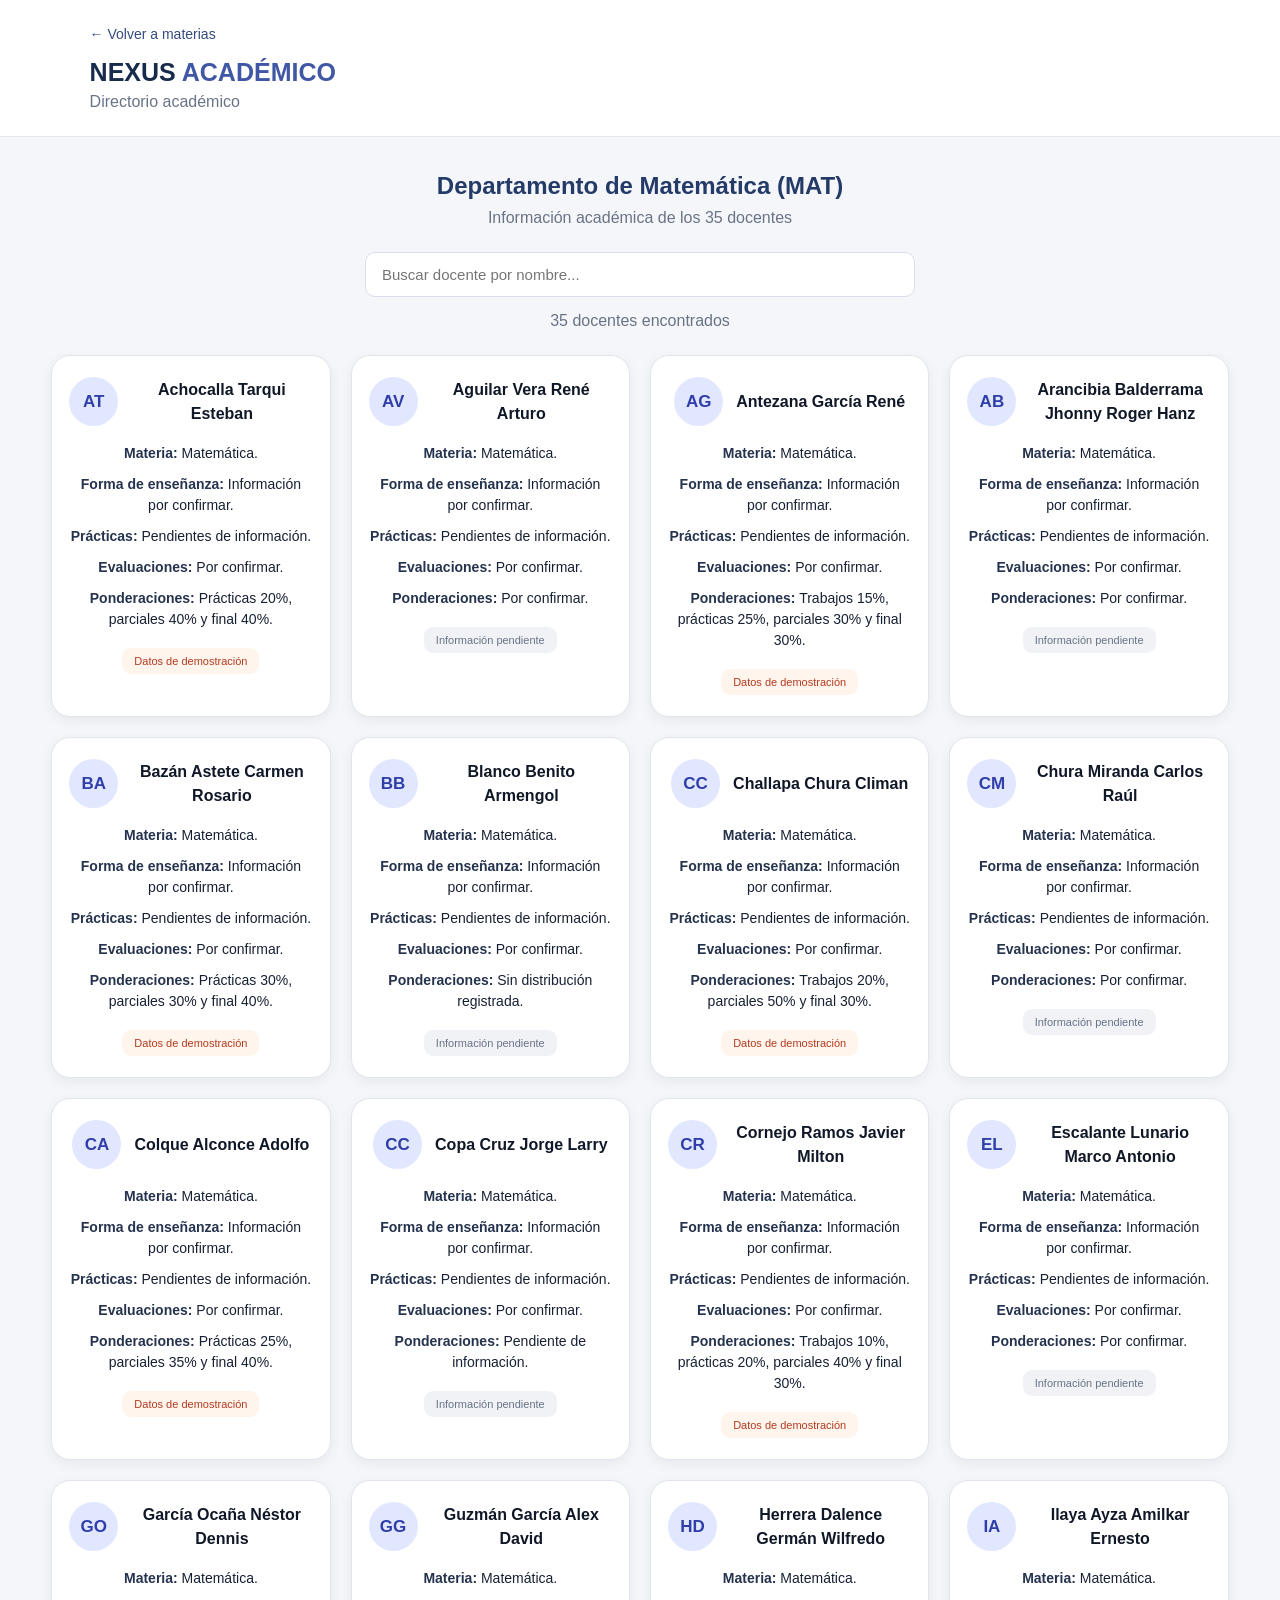
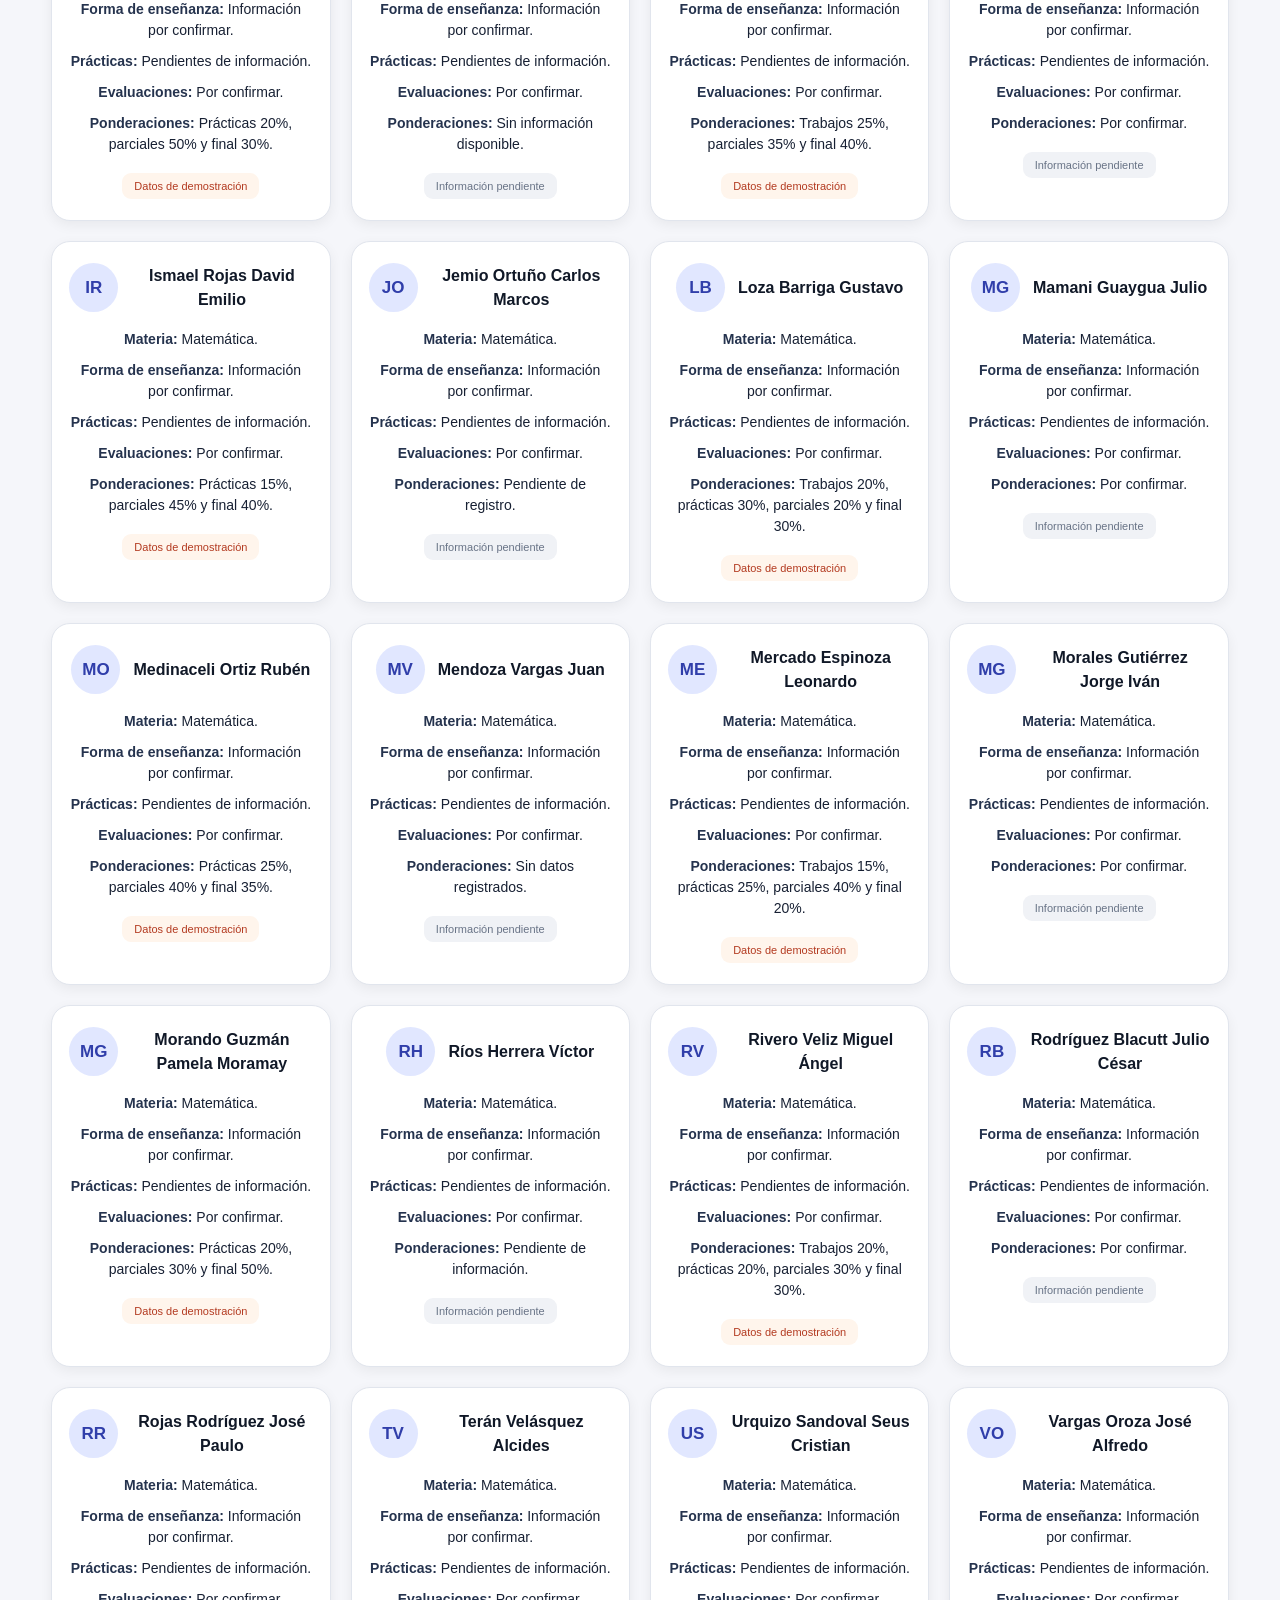
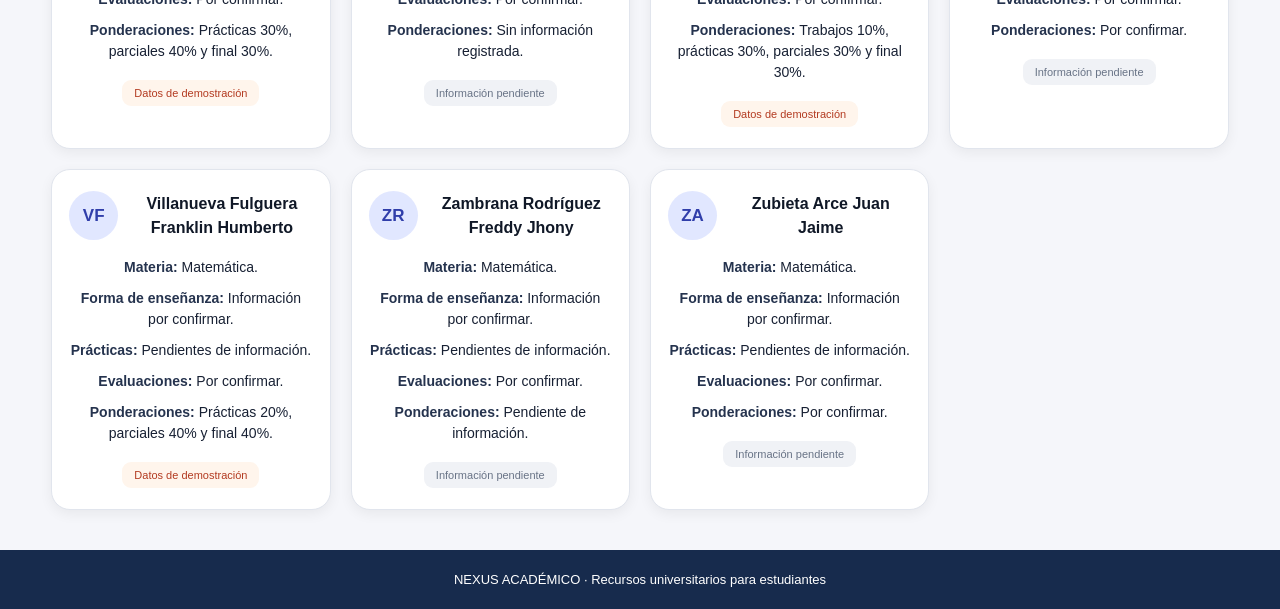
<file: ingenieros-mat.html>
<!DOCTYPE html>
<html lang="es">
<head>
<meta charset="UTF-8">
<meta name="viewport" content="width=device-width, initial-scale=1.0">
<title>Docentes de Matemática | Nexus Académico</title>

<style>
* {
    box-sizing: border-box;
    margin: 0;
    padding: 0;
}

body {
    font-family: Arial, sans-serif;
    background: #f5f6fa;
    color: #172033;
}

header {
    background: white;
    padding: 25px 7%;
    border-bottom: 1px solid #e5e7eb;
}

header a {
    color: #344b80;
    text-decoration: none;
    font-size: 14px;
}

header h1 {
    margin-top: 15px;
    font-size: 25px;
    color: #172b4d;
}

header h1 span {
    color: #4057a5;
}

header p {
    color: #697386;
    margin-top: 6px;
}

main {
    max-width: 1200px;
    width: 92%;
    margin: 35px auto;
}

.encabezado {
    text-align: center;
    margin-bottom: 25px;
}

.encabezado h2 {
    color: #243b68;
    margin-bottom: 9px;
}

.encabezado p {
    color: #697386;
}

#buscar {
    display: block;
    width: 100%;
    max-width: 550px;
    margin: 25px auto 30px;
    padding: 13px 16px;
    border: 1px solid #d9deea;
    border-radius: 10px;
    font-size: 15px;
    outline-color: #5269c5;
}

.lista-docentes {
    display: grid;
    grid-template-columns: repeat(auto-fit, minmax(270px, 1fr));
    gap: 20px;
}

.tarjeta {
    background: white;
    border: 1px solid #e1e5ed;
    border-radius: 19px;
    padding: 21px 17px;
    text-align: center;
    box-shadow: 0 4px 13px rgba(0,0,0,0.06);
    min-height: 300px;
}

.parte-superior {
    display: flex;
    align-items: center;
    justify-content: center;
    gap: 13px;
    margin-bottom: 17px;
}

.iniciales {
    width: 49px;
    height: 49px;
    min-width: 49px;
    border-radius: 50%;
    background: #e1e7ff;
    color: #303eaa;
    display: flex;
    align-items: center;
    justify-content: center;
    font-size: 17px;
    font-weight: bold;
}

.tarjeta h3 {
    font-size: 16px;
    line-height: 1.5;
    color: #101827;
}

.tarjeta p {
    font-size: 14px;
    line-height: 1.5;
    margin: 10px 0;
}

.tarjeta strong {
    color: #25334e;
}

.etiqueta {
    display: inline-block;
    margin-top: 8px;
    padding: 7px 12px;
    background: #fff5ec;
    color: #b33a20;
    border-radius: 9px;
    font-size: 11px;
}

.etiqueta.pendiente {
    background: #f0f2f6;
    color: #687386;
}

.sin-resultados {
    display: none;
    text-align: center;
    padding: 25px;
    color: #777;
    grid-column: 1 / -1;
}

footer {
    text-align: center;
    padding: 22px;
    margin-top: 40px;
    background: #172b4d;
    color: white;
    font-size: 13px;
}

@media(max-width: 600px) {
    main {
        width: 90%;
    }

    .lista-docentes {
        grid-template-columns: 1fr;
    }
}
</style>
</head>

<body>

<header>
    <a href="ingenieros.html">← Volver a materias</a>
    <h1>NEXUS <span>ACADÉMICO</span></h1>
    <p>Directorio académico</p>
</header>

<main>

    <section class="encabezado">
        <h2>Departamento de Matemática (MAT)</h2>
        <p>Información académica de los 35 docentes</p>
    </section>

    <input
        type="text"
        id="buscar"
        placeholder="Buscar docente por nombre..."
    >

    <p id="contador" style="text-align:center; color:#697386; margin:-15px auto 25px;">
        35 docentes registrados
    </p>

    <section class="lista-docentes" id="listaDocentes"></section>

    <p class="sin-resultados" id="sinResultados">
        No se encontraron docentes.
    </p>

</main>

<footer>
    NEXUS ACADÉMICO · Recursos universitarios para estudiantes
</footer>

<script>
const docentes = [
    { nombre: "Achocalla Tarqui Esteban", ponderacion: "Prácticas 20%, parciales 40% y final 40%", demo: true },
    { nombre: "Aguilar Vera René Arturo", ponderacion: "Por confirmar", demo: false },
    { nombre: "Antezana García René", ponderacion: "Trabajos 15%, prácticas 25%, parciales 30% y final 30%", demo: true },
    { nombre: "Arancibia Balderrama Jhonny Roger Hanz", ponderacion: "Por confirmar", demo: false },
    { nombre: "Bazán Astete Carmen Rosario", ponderacion: "Prácticas 30%, parciales 30% y final 40%", demo: true },
    { nombre: "Blanco Benito Armengol", ponderacion: "Sin distribución registrada", demo: false },
    { nombre: "Challapa Chura Climan", ponderacion: "Trabajos 20%, parciales 50% y final 30%", demo: true },
    { nombre: "Chura Miranda Carlos Raúl", ponderacion: "Por confirmar", demo: false },
    { nombre: "Colque Alconce Adolfo", ponderacion: "Prácticas 25%, parciales 35% y final 40%", demo: true },
    { nombre: "Copa Cruz Jorge Larry", ponderacion: "Pendiente de información", demo: false },
    { nombre: "Cornejo Ramos Javier Milton", ponderacion: "Trabajos 10%, prácticas 20%, parciales 40% y final 30%", demo: true },
    { nombre: "Escalante Lunario Marco Antonio", ponderacion: "Por confirmar", demo: false },
    { nombre: "García Ocaña Néstor Dennis", ponderacion: "Prácticas 20%, parciales 50% y final 30%", demo: true },
    { nombre: "Guzmán García Alex David", ponderacion: "Sin información disponible", demo: false },
    { nombre: "Herrera Dalence Germán Wilfredo", ponderacion: "Trabajos 25%, parciales 35% y final 40%", demo: true },
    { nombre: "Ilaya Ayza Amilkar Ernesto", ponderacion: "Por confirmar", demo: false },
    { nombre: "Ismael Rojas David Emilio", ponderacion: "Prácticas 15%, parciales 45% y final 40%", demo: true },
    { nombre: "Jemio Ortuño Carlos Marcos", ponderacion: "Pendiente de registro", demo: false },
    { nombre: "Loza Barriga Gustavo", ponderacion: "Trabajos 20%, prácticas 30%, parciales 20% y final 30%", demo: true },
    { nombre: "Mamani Guaygua Julio", ponderacion: "Por confirmar", demo: false },
    { nombre: "Medinaceli Ortiz Rubén", ponderacion: "Prácticas 25%, parciales 40% y final 35%", demo: true },
    { nombre: "Mendoza Vargas Juan", ponderacion: "Sin datos registrados", demo: false },
    { nombre: "Mercado Espinoza Leonardo", ponderacion: "Trabajos 15%, prácticas 25%, parciales 40% y final 20%", demo: true },
    { nombre: "Morales Gutiérrez Jorge Iván", ponderacion: "Por confirmar", demo: false },
    { nombre: "Morando Guzmán Pamela Moramay", ponderacion: "Prácticas 20%, parciales 30% y final 50%", demo: true },
    { nombre: "Ríos Herrera Víctor", ponderacion: "Pendiente de información", demo: false },
    { nombre: "Rivero Veliz Miguel Ángel", ponderacion: "Trabajos 20%, prácticas 20%, parciales 30% y final 30%", demo: true },
    { nombre: "Rodríguez Blacutt Julio César", ponderacion: "Por confirmar", demo: false },
    { nombre: "Rojas Rodríguez José Paulo", ponderacion: "Prácticas 30%, parciales 40% y final 30%", demo: true },
    { nombre: "Terán Velásquez Alcides", ponderacion: "Sin información registrada", demo: false },
    { nombre: "Urquizo Sandoval Seus Cristian", ponderacion: "Trabajos 10%, prácticas 30%, parciales 30% y final 30%", demo: true },
    { nombre: "Vargas Oroza José Alfredo", ponderacion: "Por confirmar", demo: false },
    { nombre: "Villanueva Fulguera Franklin Humberto", ponderacion: "Prácticas 20%, parciales 40% y final 40%", demo: true },
    { nombre: "Zambrana Rodríguez Freddy Jhony", ponderacion: "Pendiente de información", demo: false },
    { nombre: "Zubieta Arce Juan Jaime", ponderacion: "Por confirmar", demo: false }
];

function obtenerIniciales(nombre) {
    const palabras = nombre.split(" ");
    return palabras[0][0] + palabras[1][0];
}

function mostrarDocentes(lista) {
    const contenedor = document.getElementById("listaDocentes");
    const sinResultados = document.getElementById("sinResultados");
    const contador = document.getElementById("contador");

    contador.textContent = lista.length +
        (lista.length === 1 ? " docente encontrado" : " docentes encontrados");

    contenedor.innerHTML = "";

    lista.forEach(docente => {
        const iniciales = obtenerIniciales(docente.nombre);

        const etiqueta = docente.demo
            ? '<span class="etiqueta">Datos de demostración</span>'
            : '<span class="etiqueta pendiente">Información pendiente</span>';

        const tarjeta = document.createElement("article");
        tarjeta.className = "tarjeta";

        tarjeta.innerHTML = `
            <div class="parte-superior">
                <div class="iniciales">${iniciales}</div>
                <h3>${docente.nombre}</h3>
            </div>

            <p><strong>Materia:</strong> Matemática.</p>
            <p><strong>Forma de enseñanza:</strong> Información por confirmar.</p>
            <p><strong>Prácticas:</strong> Pendientes de información.</p>
            <p><strong>Evaluaciones:</strong> Por confirmar.</p>
            <p><strong>Ponderaciones:</strong> ${docente.ponderacion}.</p>

            ${etiqueta}
        `;

        contenedor.appendChild(tarjeta);
    });

    sinResultados.style.display =
        lista.length === 0 ? "block" : "none";
}

function normalizarTexto(texto) {
    return texto
        .toLowerCase()
        .normalize("NFD")
        .replace(/[\u0300-\u036f]/g, "")
        .trim();
}

document.getElementById("buscar").addEventListener("input", function() {
    const texto = normalizarTexto(this.value);

    const filtrados = docentes.filter(docente =>
        normalizarTexto(docente.nombre).includes(texto)
    );

    mostrarDocentes(filtrados);
});

mostrarDocentes(docentes);
</script>

</body>
</html>
</file>
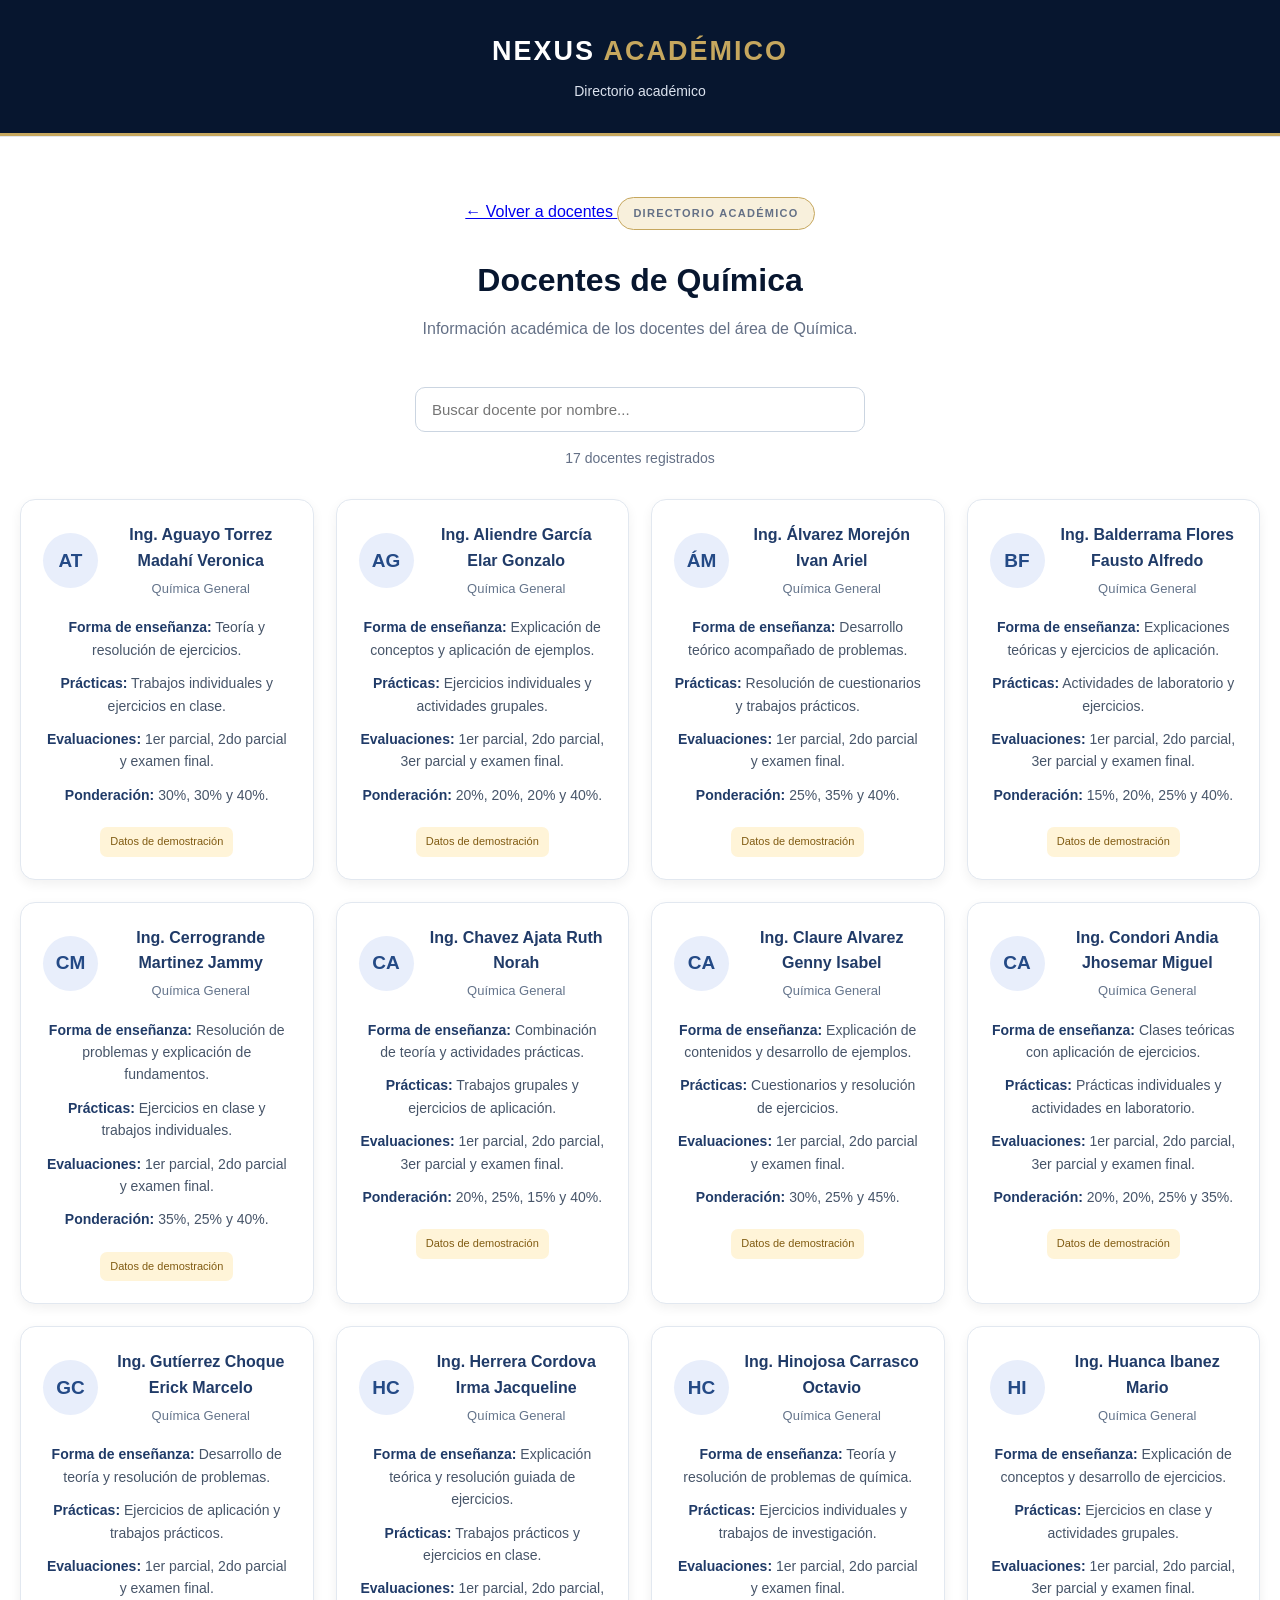
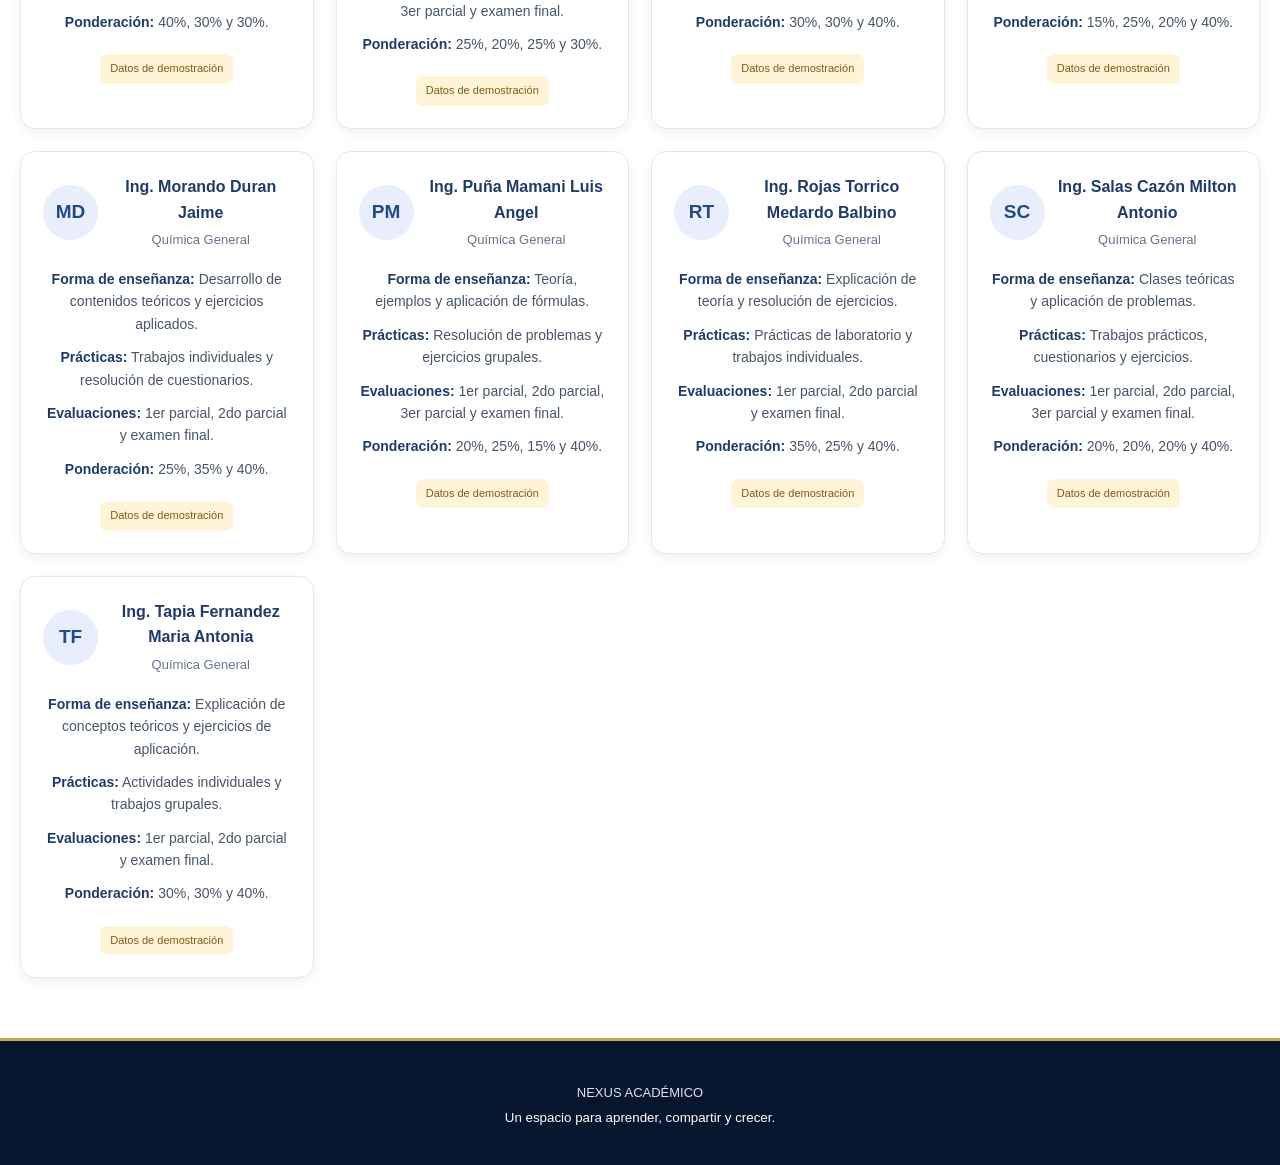
<file: ingenieros-qmc.html>
<!DOCTYPE html>
<html lang="es">
<head>
    <meta charset="UTF-8">
    <meta name="viewport" content="width=device-width, initial-scale=1.0">
    <title>Docentes de Química | Nexus Académico</title>
    <link rel="stylesheet" href="styles.css">

    <style>
        .lista-docentes {
            display: grid;
            grid-template-columns: repeat(auto-fit, minmax(280px, 1fr));
            gap: 22px;
            margin-top: 30px;
        }

        .docente-card {
            background: white;
            border: 1px solid #e2e8f0;
            border-radius: 15px;
            padding: 22px;
            box-shadow: 0 4px 12px rgba(0,0,0,0.06);
            transition: transform 0.2s, box-shadow 0.2s;
        }

        .docente-card:hover {
            transform: translateY(-4px);
            box-shadow: 0 8px 20px rgba(0,0,0,0.10);
        }

        .docente-superior {
            display: flex;
            align-items: center;
            gap: 13px;
            margin-bottom: 17px;
        }

        .docente-icono {
            width: 55px;
            height: 55px;
            border-radius: 50%;
            background: #e8eefb;
            color: #244a86;
            display: flex;
            align-items: center;
            justify-content: center;
            font-size: 19px;
            font-weight: bold;
            flex-shrink: 0;
        }

        .docente-card h3 {
            font-size: 16px;
            color: #203b68;
            margin: 0;
        }

        .docente-card .materia {
            color: #64748b;
            font-size: 13px;
            margin-top: 5px;
        }

        .dato-docente {
            margin: 11px 0;
            font-size: 14px;
            line-height: 1.6;
            color: #475569;
        }

        .dato-docente strong {
            color: #203b68;
        }

        .docente-nota {
            display: inline-block;
            margin-top: 10px;
            padding: 6px 10px;
            border-radius: 7px;
            background: #fff4d8;
            color: #805b12;
            font-size: 11px;
        }

        .buscador-docentes {
            width: 100%;
            max-width: 450px;
            padding: 13px 16px;
            border: 1px solid #cbd5e1;
            border-radius: 10px;
            font-size: 15px;
            margin-top: 20px;
        }

        .contador-docentes {
            color: #64748b;
            font-size: 14px;
            margin-top: 15px;
        }

        @media(max-width: 600px) {
            .lista-docentes {
                grid-template-columns: 1fr;
            }
        }
    </style>
</head>

<body>

<header class="encabezado">
    <a href="index.html" class="logo">
        NEXUS <span>ACADÉMICO</span>
    </a>
    <p>Directorio académico</p>
</header>

<main class="seccion">

    <!-- ENLACE CORREGIDO -->
    <a href="ingenieros.html" class="volver">
        ← Volver a docentes
    </a>

    <p class="etiqueta">DIRECTORIO ACADÉMICO</p>

    <h2>Docentes de Química</h2>

    <p class="texto-seccion">
        Información académica de los docentes del área de Química.
    </p>

    <input
        type="text"
        id="buscarDocente"
        class="buscador-docentes"
        placeholder="Buscar docente por nombre..."
    >

    <p class="contador-docentes" id="contador">
        17 docentes registrados
    </p>

    <div class="lista-docentes" id="listaDocentes">

        <article class="docente-card">
            <div class="docente-superior">
                <div class="docente-icono">AT</div>
                <div>
                    <h3>Ing. Aguayo Torrez Madahí Veronica</h3>
                    <p class="materia">Química General</p>
                </div>
            </div>
            <p class="dato-docente"><strong>Forma de enseñanza:</strong> Teoría y resolución de ejercicios.</p>
            <p class="dato-docente"><strong>Prácticas:</strong> Trabajos individuales y ejercicios en clase.</p>
            <p class="dato-docente"><strong>Evaluaciones:</strong> 1er parcial, 2do parcial y examen final.</p>
            <p class="dato-docente"><strong>Ponderación:</strong> 30%, 30% y 40%.</p>
            <span class="docente-nota">Datos de demostración</span>
        </article>

        <article class="docente-card">
            <div class="docente-superior">
                <div class="docente-icono">AG</div>
                <div>
                    <h3>Ing. Aliendre García Elar Gonzalo</h3>
                    <p class="materia">Química General</p>
                </div>
            </div>
            <p class="dato-docente"><strong>Forma de enseñanza:</strong> Explicación de conceptos y aplicación de ejemplos.</p>
            <p class="dato-docente"><strong>Prácticas:</strong> Ejercicios individuales y actividades grupales.</p>
            <p class="dato-docente"><strong>Evaluaciones:</strong> 1er parcial, 2do parcial, 3er parcial y examen final.</p>
            <p class="dato-docente"><strong>Ponderación:</strong> 20%, 20%, 20% y 40%.</p>
            <span class="docente-nota">Datos de demostración</span>
        </article>

        <article class="docente-card">
            <div class="docente-superior">
                <div class="docente-icono">ÁM</div>
                <div>
                    <h3>Ing. Álvarez Morejón Ivan Ariel</h3>
                    <p class="materia">Química General</p>
                </div>
            </div>
            <p class="dato-docente"><strong>Forma de enseñanza:</strong> Desarrollo teórico acompañado de problemas.</p>
            <p class="dato-docente"><strong>Prácticas:</strong> Resolución de cuestionarios y trabajos prácticos.</p>
            <p class="dato-docente"><strong>Evaluaciones:</strong> 1er parcial, 2do parcial y examen final.</p>
            <p class="dato-docente"><strong>Ponderación:</strong> 25%, 35% y 40%.</p>
            <span class="docente-nota">Datos de demostración</span>
        </article>

        <article class="docente-card">
            <div class="docente-superior">
                <div class="docente-icono">BF</div>
                <div>
                    <h3>Ing. Balderrama Flores Fausto Alfredo</h3>
                    <p class="materia">Química General</p>
                </div>
            </div>
            <p class="dato-docente"><strong>Forma de enseñanza:</strong> Explicaciones teóricas y ejercicios de aplicación.</p>
            <p class="dato-docente"><strong>Prácticas:</strong> Actividades de laboratorio y ejercicios.</p>
            <p class="dato-docente"><strong>Evaluaciones:</strong> 1er parcial, 2do parcial, 3er parcial y examen final.</p>
            <p class="dato-docente"><strong>Ponderación:</strong> 15%, 20%, 25% y 40%.</p>
            <span class="docente-nota">Datos de demostración</span>
        </article>

        <article class="docente-card">
            <div class="docente-superior">
                <div class="docente-icono">CM</div>
                <div>
                    <h3>Ing. Cerrogrande Martinez Jammy</h3>
                    <p class="materia">Química General</p>
                </div>
            </div>
            <p class="dato-docente"><strong>Forma de enseñanza:</strong> Resolución de problemas y explicación de fundamentos.</p>
            <p class="dato-docente"><strong>Prácticas:</strong> Ejercicios en clase y trabajos individuales.</p>
            <p class="dato-docente"><strong>Evaluaciones:</strong> 1er parcial, 2do parcial y examen final.</p>
            <p class="dato-docente"><strong>Ponderación:</strong> 35%, 25% y 40%.</p>
            <span class="docente-nota">Datos de demostración</span>
        </article>

        <article class="docente-card">
            <div class="docente-superior">
                <div class="docente-icono">CA</div>
                <div>
                    <h3>Ing. Chavez Ajata Ruth Norah</h3>
                    <p class="materia">Química General</p>
                </div>
            </div>
            <p class="dato-docente"><strong>Forma de enseñanza:</strong> Combinación de teoría y actividades prácticas.</p>
            <p class="dato-docente"><strong>Prácticas:</strong> Trabajos grupales y ejercicios de aplicación.</p>
            <p class="dato-docente"><strong>Evaluaciones:</strong> 1er parcial, 2do parcial, 3er parcial y examen final.</p>
            <p class="dato-docente"><strong>Ponderación:</strong> 20%, 25%, 15% y 40%.</p>
            <span class="docente-nota">Datos de demostración</span>
        </article>

        <article class="docente-card">
            <div class="docente-superior">
                <div class="docente-icono">CA</div>
                <div>
                    <h3>Ing. Claure Alvarez Genny Isabel</h3>
                    <p class="materia">Química General</p>
                </div>
            </div>
            <p class="dato-docente"><strong>Forma de enseñanza:</strong> Explicación de contenidos y desarrollo de ejemplos.</p>
            <p class="dato-docente"><strong>Prácticas:</strong> Cuestionarios y resolución de ejercicios.</p>
            <p class="dato-docente"><strong>Evaluaciones:</strong> 1er parcial, 2do parcial y examen final.</p>
            <p class="dato-docente"><strong>Ponderación:</strong> 30%, 25% y 45%.</p>
            <span class="docente-nota">Datos de demostración</span>
        </article>

        <article class="docente-card">
            <div class="docente-superior">
                <div class="docente-icono">CA</div>
                <div>
                    <h3>Ing. Condori Andia Jhosemar Miguel</h3>
                    <p class="materia">Química General</p>
                </div>
            </div>
            <p class="dato-docente"><strong>Forma de enseñanza:</strong> Clases teóricas con aplicación de ejercicios.</p>
            <p class="dato-docente"><strong>Prácticas:</strong> Prácticas individuales y actividades en laboratorio.</p>
            <p class="dato-docente"><strong>Evaluaciones:</strong> 1er parcial, 2do parcial, 3er parcial y examen final.</p>
            <p class="dato-docente"><strong>Ponderación:</strong> 20%, 20%, 25% y 35%.</p>
            <span class="docente-nota">Datos de demostración</span>
        </article>

        <article class="docente-card">
            <div class="docente-superior">
                <div class="docente-icono">GC</div>
                <div>
                    <h3>Ing. Gutíerrez Choque Erick Marcelo</h3>
                    <p class="materia">Química General</p>
                </div>
            </div>
            <p class="dato-docente"><strong>Forma de enseñanza:</strong> Desarrollo de teoría y resolución de problemas.</p>
            <p class="dato-docente"><strong>Prácticas:</strong> Ejercicios de aplicación y trabajos prácticos.</p>
            <p class="dato-docente"><strong>Evaluaciones:</strong> 1er parcial, 2do parcial y examen final.</p>
            <p class="dato-docente"><strong>Ponderación:</strong> 40%, 30% y 30%.</p>
            <span class="docente-nota">Datos de demostración</span>
        </article>

        <article class="docente-card">
            <div class="docente-superior">
                <div class="docente-icono">HC</div>
                <div>
                    <h3>Ing. Herrera Cordova Irma Jacqueline</h3>
                    <p class="materia">Química General</p>
                </div>
            </div>
            <p class="dato-docente"><strong>Forma de enseñanza:</strong> Explicación teórica y resolución guiada de ejercicios.</p>
            <p class="dato-docente"><strong>Prácticas:</strong> Trabajos prácticos y ejercicios en clase.</p>
            <p class="dato-docente"><strong>Evaluaciones:</strong> 1er parcial, 2do parcial, 3er parcial y examen final.</p>
            <p class="dato-docente"><strong>Ponderación:</strong> 25%, 20%, 25% y 30%.</p>
            <span class="docente-nota">Datos de demostración</span>
        </article>

        <article class="docente-card">
            <div class="docente-superior">
                <div class="docente-icono">HC</div>
                <div>
                    <h3>Ing. Hinojosa Carrasco Octavio</h3>
                    <p class="materia">Química General</p>
                </div>
            </div>
            <p class="dato-docente"><strong>Forma de enseñanza:</strong> Teoría y resolución de problemas de química.</p>
            <p class="dato-docente"><strong>Prácticas:</strong> Ejercicios individuales y trabajos de investigación.</p>
            <p class="dato-docente"><strong>Evaluaciones:</strong> 1er parcial, 2do parcial y examen final.</p>
            <p class="dato-docente"><strong>Ponderación:</strong> 30%, 30% y 40%.</p>
            <span class="docente-nota">Datos de demostración</span>
        </article>

        <article class="docente-card">
            <div class="docente-superior">
                <div class="docente-icono">HI</div>
                <div>
                    <h3>Ing. Huanca Ibanez Mario</h3>
                    <p class="materia">Química General</p>
                </div>
            </div>
            <p class="dato-docente"><strong>Forma de enseñanza:</strong> Explicación de conceptos y desarrollo de ejercicios.</p>
            <p class="dato-docente"><strong>Prácticas:</strong> Ejercicios en clase y actividades grupales.</p>
            <p class="dato-docente"><strong>Evaluaciones:</strong> 1er parcial, 2do parcial, 3er parcial y examen final.</p>
            <p class="dato-docente"><strong>Ponderación:</strong> 15%, 25%, 20% y 40%.</p>
            <span class="docente-nota">Datos de demostración</span>
        </article>

        <article class="docente-card">
            <div class="docente-superior">
                <div class="docente-icono">MD</div>
                <div>
                    <h3>Ing. Morando Duran Jaime</h3>
                    <p class="materia">Química General</p>
                </div>
            </div>
            <p class="dato-docente"><strong>Forma de enseñanza:</strong> Desarrollo de contenidos teóricos y ejercicios aplicados.</p>
            <p class="dato-docente"><strong>Prácticas:</strong> Trabajos individuales y resolución de cuestionarios.</p>
            <p class="dato-docente"><strong>Evaluaciones:</strong> 1er parcial, 2do parcial y examen final.</p>
            <p class="dato-docente"><strong>Ponderación:</strong> 25%, 35% y 40%.</p>
            <span class="docente-nota">Datos de demostración</span>
        </article>

        <article class="docente-card">
            <div class="docente-superior">
                <div class="docente-icono">PM</div>
                <div>
                    <h3>Ing. Puña Mamani Luis Angel</h3>
                    <p class="materia">Química General</p>
                </div>
            </div>
            <p class="dato-docente"><strong>Forma de enseñanza:</strong> Teoría, ejemplos y aplicación de fórmulas.</p>
            <p class="dato-docente"><strong>Prácticas:</strong> Resolución de problemas y ejercicios grupales.</p>
            <p class="dato-docente"><strong>Evaluaciones:</strong> 1er parcial, 2do parcial, 3er parcial y examen final.</p>
            <p class="dato-docente"><strong>Ponderación:</strong> 20%, 25%, 15% y 40%.</p>
            <span class="docente-nota">Datos de demostración</span>
        </article>

        <article class="docente-card">
            <div class="docente-superior">
                <div class="docente-icono">RT</div>
                <div>
                    <h3>Ing. Rojas Torrico Medardo Balbino</h3>
                    <p class="materia">Química General</p>
                </div>
            </div>
            <p class="dato-docente"><strong>Forma de enseñanza:</strong> Explicación de teoría y resolución de ejercicios.</p>
            <p class="dato-docente"><strong>Prácticas:</strong> Prácticas de laboratorio y trabajos individuales.</p>
            <p class="dato-docente"><strong>Evaluaciones:</strong> 1er parcial, 2do parcial y examen final.</p>
            <p class="dato-docente"><strong>Ponderación:</strong> 35%, 25% y 40%.</p>
            <span class="docente-nota">Datos de demostración</span>
        </article>

        <article class="docente-card">
            <div class="docente-superior">
                <div class="docente-icono">SC</div>
                <div>
                    <h3>Ing. Salas Cazón Milton Antonio</h3>
                    <p class="materia">Química General</p>
                </div>
            </div>
            <p class="dato-docente"><strong>Forma de enseñanza:</strong> Clases teóricas y aplicación de problemas.</p>
            <p class="dato-docente"><strong>Prácticas:</strong> Trabajos prácticos, cuestionarios y ejercicios.</p>
            <p class="dato-docente"><strong>Evaluaciones:</strong> 1er parcial, 2do parcial, 3er parcial y examen final.</p>
            <p class="dato-docente"><strong>Ponderación:</strong> 20%, 20%, 20% y 40%.</p>
            <span class="docente-nota">Datos de demostración</span>
        </article>

        <article class="docente-card">
            <div class="docente-superior">
                <div class="docente-icono">TF</div>
                <div>
                    <h3>Ing. Tapia Fernandez Maria Antonia</h3>
                    <p class="materia">Química General</p>
                </div>
            </div>
            <p class="dato-docente"><strong>Forma de enseñanza:</strong> Explicación de conceptos teóricos y ejercicios de aplicación.</p>
            <p class="dato-docente"><strong>Prácticas:</strong> Actividades individuales y trabajos grupales.</p>
            <p class="dato-docente"><strong>Evaluaciones:</strong> 1er parcial, 2do parcial y examen final.</p>
            <p class="dato-docente"><strong>Ponderación:</strong> 30%, 30% y 40%.</p>
            <span class="docente-nota">Datos de demostración</span>
        </article>

    </div>

</main>

<footer>
    <p>NEXUS ACADÉMICO</p>
    <small>Un espacio para aprender, compartir y crecer.</small>
</footer>

<script>
    const buscador = document.getElementById("buscarDocente");
    const tarjetas = document.querySelectorAll(".docente-card");
    const contador = document.getElementById("contador");

    buscador.addEventListener("input", function() {

        const texto = this.value
            .toLowerCase()
            .normalize("NFD")
            .replace(/[\u0300-\u036f]/g, "");

        let encontrados = 0;

        tarjetas.forEach(function(tarjeta) {

            const nombre = tarjeta.querySelector("h3").textContent
                .toLowerCase()
                .normalize("NFD")
                .replace(/[\u0300-\u036f]/g, "");

            if (nombre.includes(texto)) {
                tarjeta.style.display = "";
                encontrados++;
            } else {
                tarjeta.style.display = "none";
            }

        });

        contador.textContent = encontrados + " docentes encontrados";

    });
</script>

</body>
</html>
</file>
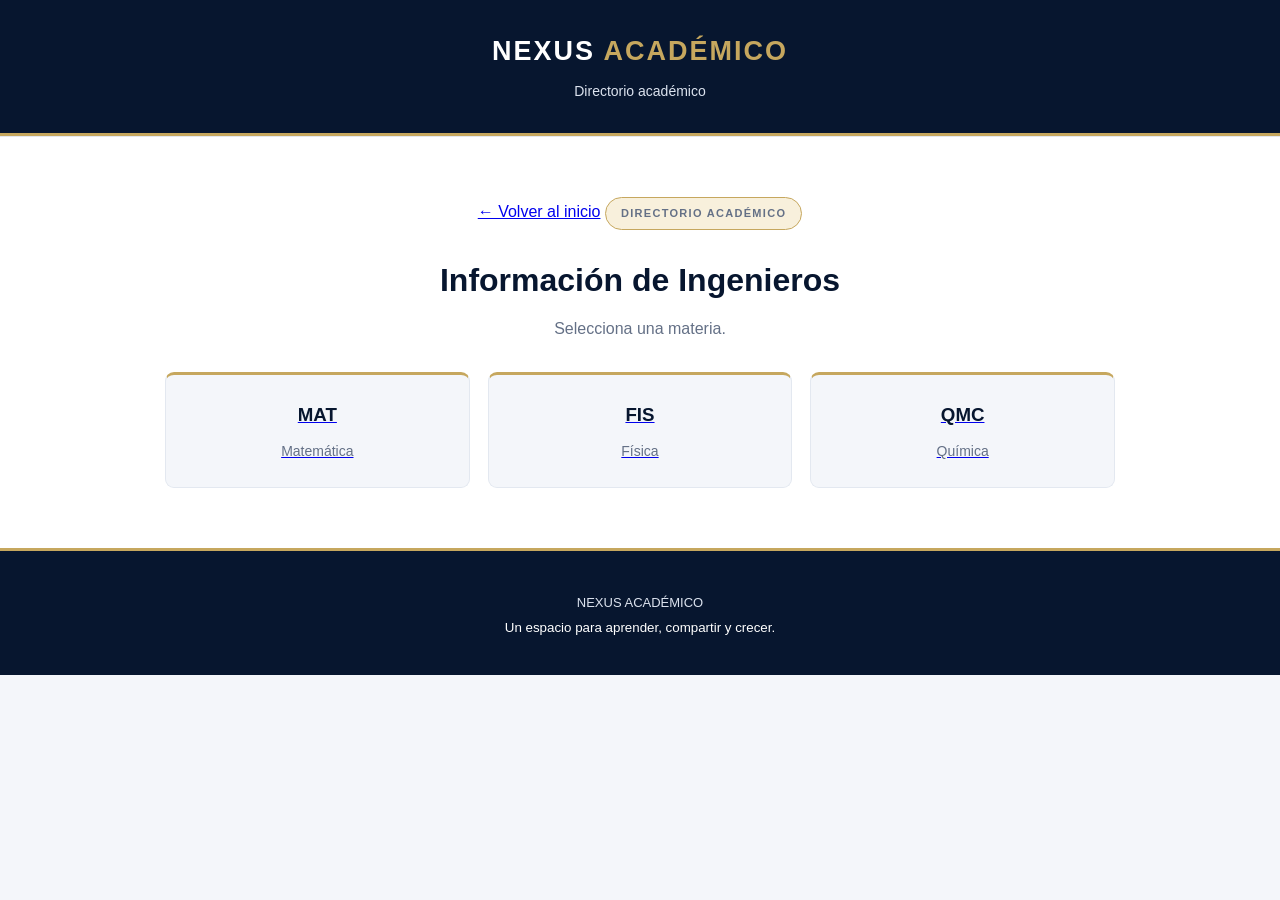
<file: ingenieros.html>
<!DOCTYPE html>
<html lang="es">
<head>
    <meta charset="UTF-8">
    <meta name="viewport" content="width=device-width, initial-scale=1.0">
    <title>Información de Ingenieros | Nexus Académico</title>
    <link rel="stylesheet" href="styles.css">
</head>
<body>

    <header class="encabezado">
        <a href="index.html" class="logo">NEXUS <span>ACADÉMICO</span></a>
        <p>Directorio académico</p>
    </header>

    <main class="seccion">
        <a href="index.html" class="volver">← Volver al inicio</a>

        <p class="etiqueta">DIRECTORIO ACADÉMICO</p>
        <h2>Información de Ingenieros</h2>
        <p class="texto-seccion">Selecciona una materia.</p>

        <div class="materias">

            <a href="ingenieros-mat.html" class="tarjeta-materia tarjeta-enlace">
                <h3>MAT</h3>
                <p>Matemática</p>
            </a>

            <a href="ingenieros-fis.html" class="tarjeta-materia tarjeta-enlace">
                <h3>FIS</h3>
                <p>Física</p>
            </a>

            <a href="ingenieros-qmc.html" class="tarjeta-materia tarjeta-enlace">
                <h3>QMC</h3>
                <p>Química</p>
            </a>

        </div>
    </main>

    <footer>
        <p>NEXUS ACADÉMICO</p>
        <small>Un espacio para aprender, compartir y crecer.</small>
    </footer>

</body>
</html>
</file>
<file: styles.css>
:root {
    --azul-marino: #07162f;
    --azul-oscuro: #0c2346;
    --azul-medio: #102b53;
    --dorado: #c6a75e;
    --dorado-claro: #d7bd7a;
    --blanco: #ffffff;
    --fondo: #f4f6fa;
    --gris: #647086;
    --borde: #e3e8f0;
}

* {
    margin: 0;
    padding: 0;
    box-sizing: border-box;
}

html {
    scroll-behavior: smooth;
}

body {
    font-family: Arial, Helvetica, sans-serif;
    background: var(--fondo);
    color: var(--azul-marino);
    line-height: 1.6;
}

.encabezado {
    background: var(--azul-marino);
    color: var(--blanco);
    text-align: center;
    padding: 30px 20px;
    border-bottom: 3px solid var(--dorado);
}

.logo {
    display: inline-block;
    text-decoration: none;
    color: var(--blanco);
    font-size: 27px;
    font-weight: 800;
    letter-spacing: 2px;
}

.logo span {
    color: var(--dorado);
}

.encabezado p {
    margin-top: 7px;
    color: #dce3ef;
    font-size: 14px;
}

.portada {
    max-width: 900px;
    margin: auto;
    padding: 70px 25px;
    text-align: center;
}

.etiqueta {
    display: inline-block;
    color: #8c7139;
    background: #f8f0dc;
    border: 1px solid var(--dorado);
    border-radius: 30px;
    padding: 7px 15px;
    font-size: 11px;
    font-weight: bold;
    letter-spacing: 1.3px;
}

h1 {
    color: var(--azul-marino);
    font-size: clamp(38px, 7vw, 64px);
    line-height: 1.15;
    margin: 25px 0 18px;
}

h1 span {
    color: #b4944f;
}

.descripcion {
    max-width: 550px;
    margin: 0 auto 35px;
    color: var(--gris);
}

.menu-principal {
    display: grid;
    gap: 15px;
    max-width: 650px;
    margin: auto;
}

.boton-menu {
    display: flex;
    align-items: center;
    gap: 18px;
    padding: 20px;
    background: var(--blanco);
    border: 1px solid var(--borde);
    border-left: 4px solid var(--dorado);
    border-radius: 9px;
    color: var(--azul-marino);
    text-decoration: none;
    text-align: left;
    transition: 0.2s;
}

.boton-menu:hover {
    transform: translateY(-3px);
    box-shadow: 0 8px 20px #07162f12;
    border-color: var(--dorado);
}

.numero {
    color: #a48643;
    font-size: 24px;
    font-weight: bold;
}

.texto-boton {
    display: flex;
    flex-direction: column;
    flex: 1;
}

.texto-boton strong {
    font-size: 16px;
}

.texto-boton small {
    color: var(--gris);
    font-size: 12px;
}

.flecha {
    color: #b4944f;
    font-size: 27px;
    font-weight: bold;
}

.seccion {
    padding: 60px 20px;
    text-align: center;
    background: var(--blanco);
    border-top: 1px solid var(--borde);
}

.seccion h2 {
    color: var(--azul-marino);
    font-size: 32px;
    margin-bottom: 10px;
}

.seccion > p {
    color: var(--gris);
    margin-bottom: 25px;
}

.materias {
    display: grid;
    grid-template-columns: repeat(3, minmax(0, 1fr));
    gap: 18px;
    max-width: 950px;
    margin: 30px auto 0;
}

.tarjeta-materia {
    background: var(--fondo);
    padding: 25px 18px;
    border: 1px solid var(--borde);
    border-top: 3px solid var(--dorado);
    border-radius: 9px;
}

.tarjeta-materia h3 {
    color: var(--azul-marino);
    margin-bottom: 10px;
}

.tarjeta-materia p {
    color: var(--gris);
    font-size: 14px;
}

.comentarios {
    max-width: 650px;
    margin: 25px auto 0;
    padding: 25px;
    background: var(--fondo);
    border: 1px solid var(--borde);
    border-top: 3px solid var(--dorado);
    border-radius: 10px;
    text-align: left;
}

#mensaje {
    width: 100%;
    min-height: 120px;
    padding: 14px;
    resize: vertical;
    font: inherit;
    color: var(--azul-marino);
    background: var(--blanco);
    border: 1px solid #cbd3e0;
    border-radius: 7px;
    outline: none;
}

#mensaje:focus {
    border-color: var(--dorado);
    box-shadow: 0 0 0 2px #c6a75e30;
}

.boton-enviar {
    display: inline-block;
    margin-top: 12px;
    padding: 12px 20px;
    color: var(--blanco);
    background: var(--azul-marino);
    border: 1px solid var(--dorado);
    border-radius: 6px;
    cursor: pointer;
    font-weight: bold;
}

.boton-enviar:hover {
    background: var(--azul-medio);
}

.comentario-publicado {
    margin-top: 15px;
    padding: 15px;
    background: var(--blanco);
    border: 1px solid var(--borde);
    border-left: 3px solid var(--dorado);
    border-radius: 7px;
    overflow-wrap: anywhere;
}

.comentario-publicado p {
    white-space: pre-wrap;
}

.boton-eliminar {
    margin-top: 10px;
    padding: 6px 12px;
    color: var(--azul-marino);
    background: #eaf0f7;
    border: 1px solid #cbd3e0;
    border-radius: 5px;
    cursor: pointer;
}

footer {
    padding: 35px 20px;
    text-align: center;
    color: var(--blanco);
    background: var(--azul-marino);
    border-top: 3px solid var(--dorado);
}

.logo-footer {
    font-size: 21px;
}

footer p {
    color: #dce3ef;
    margin-top: 7px;
    font-size: 13px;
}

@media (max-width: 650px) {
    .portada {
        padding: 50px 16px;
    }

    .materias {
        grid-template-columns: 1fr;
    }

    .boton-menu {
        padding: 15px 12px;
        gap: 12px;
    }

    .logo {
        font-size: 22px;
    }

    .comentarios {
        padding: 16px;
    }
}
</file>
